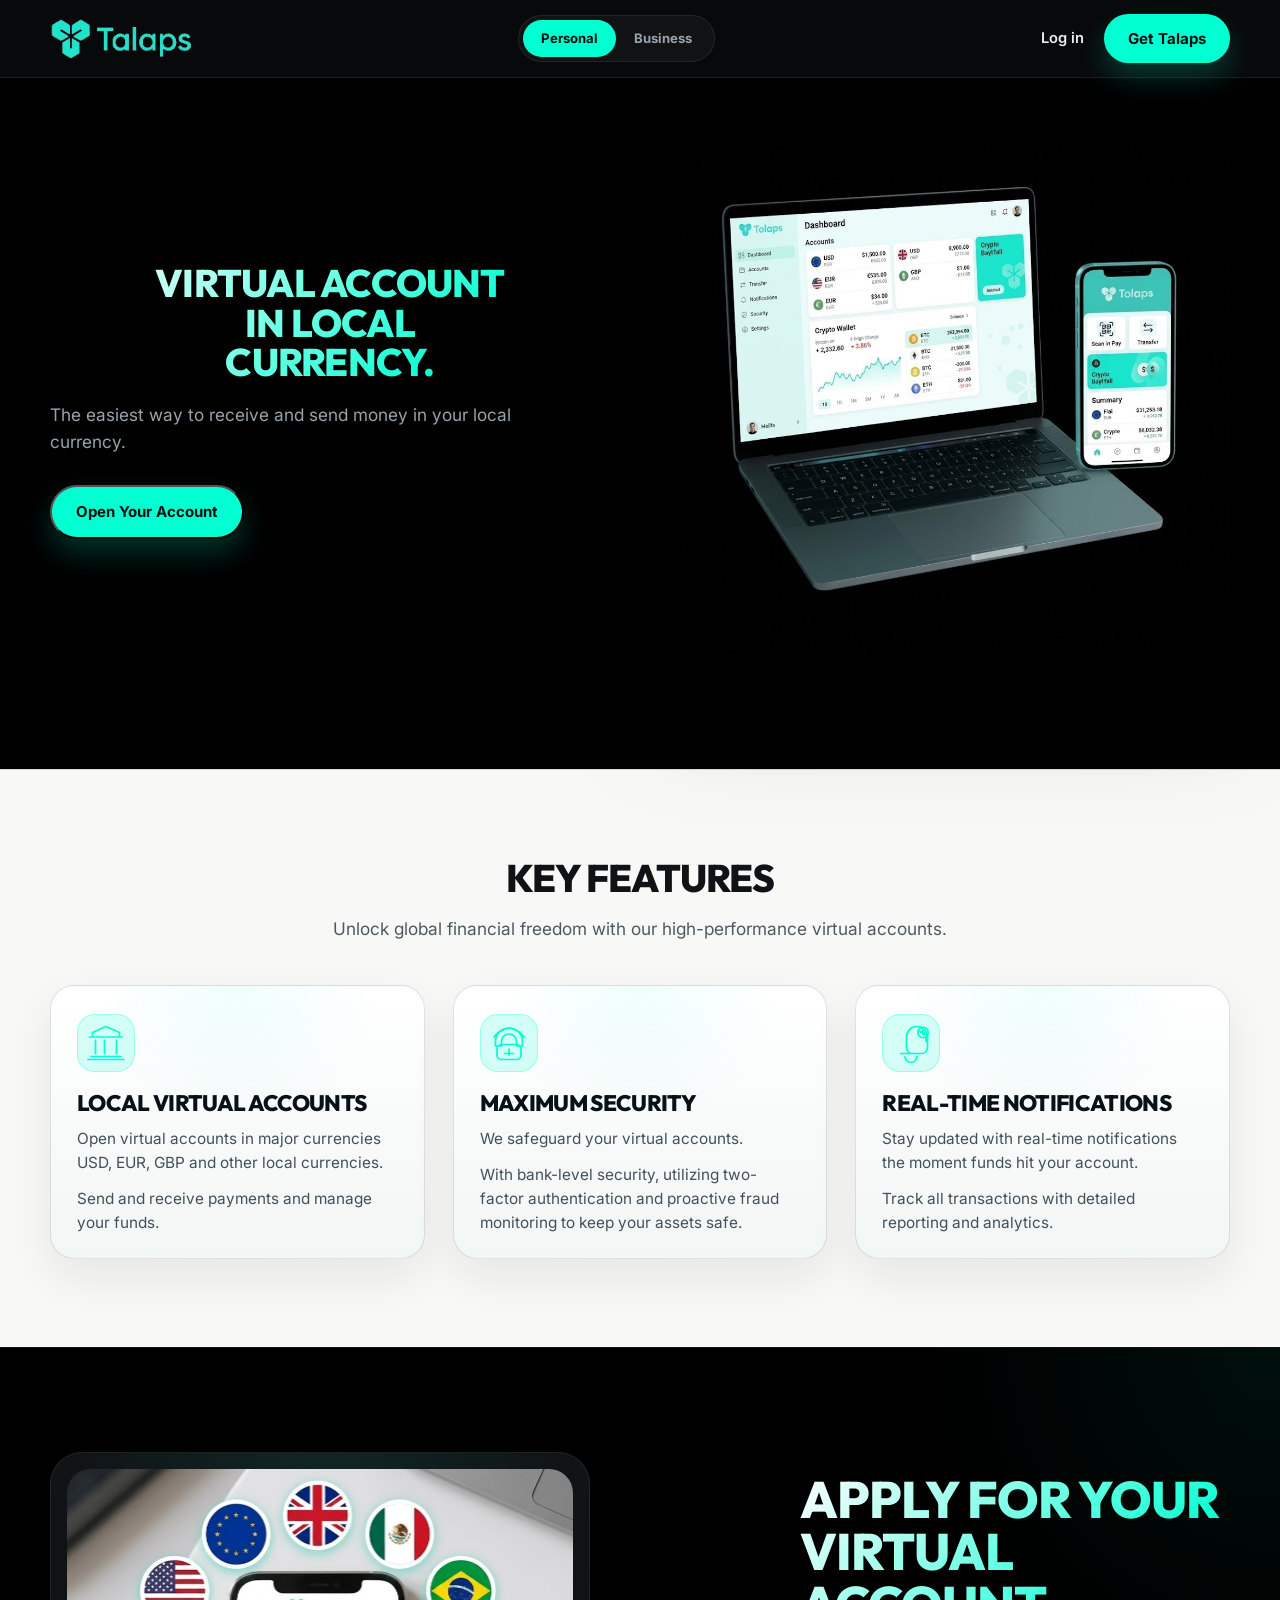
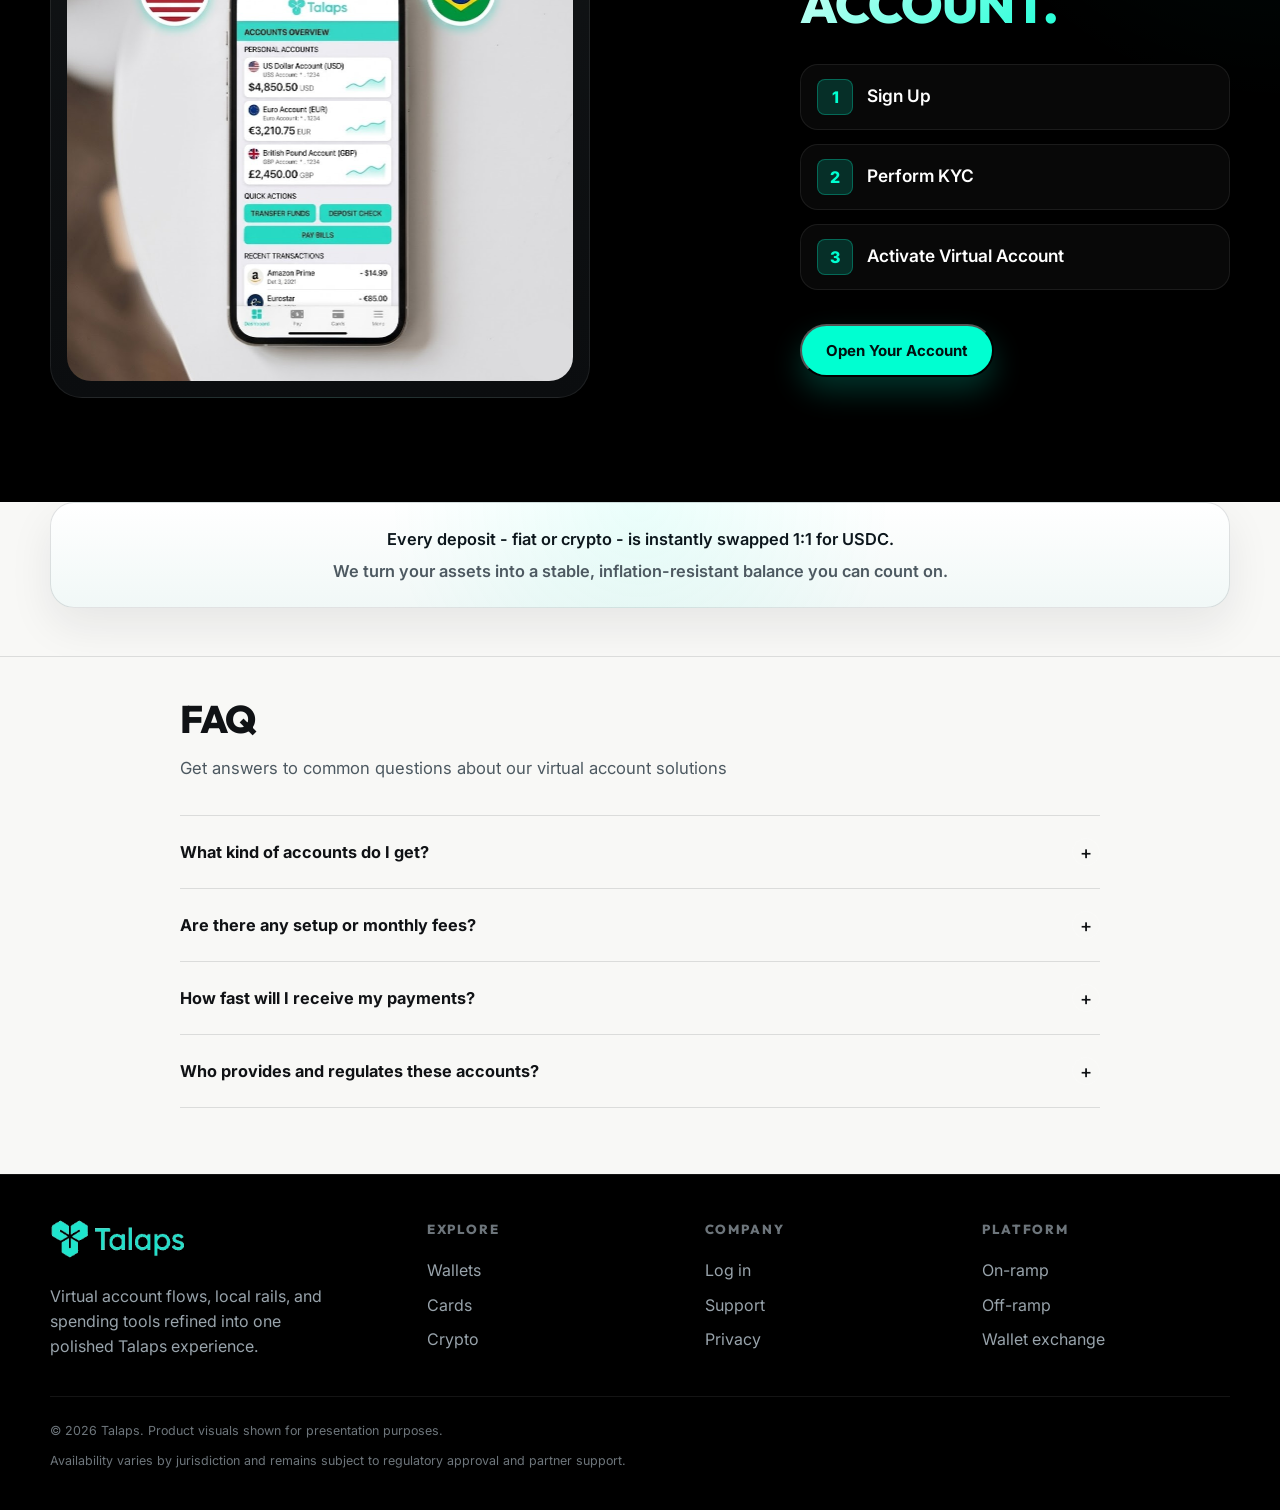
<file: accounts.html>
<!DOCTYPE html>
<html lang="en">

<head>
    <meta charset="UTF-8">
    <meta name="viewport" content="width=device-width, initial-scale=1.0">
    <title>Talaps Accounts | Virtual Account In Local Currency</title>
    <link rel="preconnect" href="https://fonts.googleapis.com">
    <link rel="preconnect" href="https://fonts.gstatic.com" crossorigin>
    <link
        href="https://fonts.googleapis.com/css2?family=Inter:wght@400;500;600;700;800&family=Outfit:wght@700;800&display=swap"
        rel="stylesheet">
    <link rel="stylesheet" href="style.css">
    <script src="app.js" defer></script>
</head>

<body class="accounts-page-body">
    <nav class="navbar">
        <div class="nav-content">
            <a href="index.html" class="logo" aria-label="Talaps home">
                <img src="assets/talaps555_clean_edgepeeled.png" alt="Talaps" class="logo-img">
            </a>

            <div class="segment-menu" data-segment-menu data-default-panel="personal">
                <div class="toggle-pill" aria-label="Product type">
                    <button type="button" class="toggle-btn active" data-type="personal" data-segment-panel="personal">Personal</button>
                    <a href="business.html" class="toggle-btn toggle-link">Business</a>
                </div>

                <div class="segment-submenu active" data-segment-submenu="personal" aria-label="Personal product categories">
                    <a href="accounts.html" class="submenu-link active">Accounts</a>
                    <a href="cards.html" class="submenu-link">Cards</a>
                    <a href="crypto.html" class="submenu-link">Crypto</a>
                </div>

            </div>

            <div class="nav-actions" aria-label="Account access">
                <a href="#" class="nav-link" data-auth-open="login">Log in</a>
                <a href="#" class="btn btn-primary" data-auth-open="register">Get Talaps</a>
            </div>
        </div>
    </nav>

    <div class="auth-modal" data-auth-modal hidden>
        <div class="auth-modal-backdrop" data-auth-close></div>
        <div class="auth-dialog" role="dialog" aria-modal="true" aria-labelledby="auth-title">
            <button type="button" class="auth-close" data-auth-close aria-label="Close account dialog">&times;</button>

            <div class="auth-brand-row">
                <span class="auth-brand-mark" aria-hidden="true">
                    <img src="assets/talaps_mark.svg" alt="" class="auth-brand-mark-img">
                </span>
                <div class="auth-brand-copy">
                    <h2 id="auth-title" data-auth-title>Welcome back to Talaps</h2>
                    <p class="auth-brand-text" data-auth-subtitle>Sign in to your account</p>
                </div>
            </div>

            <form class="auth-form" data-auth-form novalidate>
                <label class="auth-field" data-auth-name-field hidden>
                    <span>Full name</span>
                    <input type="text" name="full_name" placeholder="Your name" autocomplete="name">
                </label>

                <label class="auth-field">
                    <span>Email</span>
                    <input type="email" name="email" placeholder="Email" autocomplete="email">
                </label>

                <label class="auth-field">
                    <span>Password</span>
                    <input type="password" name="password" placeholder="Password" autocomplete="current-password">
                </label>

                <label class="auth-field" data-auth-confirm-field hidden>
                    <span>Confirm password</span>
                    <input type="password" name="confirm_password" placeholder="Confirm password"
                        autocomplete="new-password">
                </label>

                <button type="submit" class="auth-submit" data-auth-submit>Continue</button>
            </form>

            <div class="auth-meta" data-auth-login-meta>
                <a href="#" class="auth-link">Forgot password?</a>
            </div>

            <p class="auth-switch-row" data-auth-login-switch>
                Don't have an account?
                <button type="button" class="auth-switch-link" data-auth-switch="register">Register</button>
            </p>

            <p class="auth-switch-row" data-auth-register-switch hidden>
                Already have an account?
                <button type="button" class="auth-switch-link" data-auth-switch="login">Log in</button>
            </p>
        </div>
    </div>

    <main class="accounts-page-main">
        <section class="accounts-hero">
            <div class="accounts-shell accounts-hero-grid">
                <div class="accounts-hero-copy reveal">
                    <h1 class="section-title text-gradient hero-title accounts-hero-title">
                        <span class="hero-title-line">Virtual account</span>
                        <span class="hero-title-line">in local</span>
                        <span class="hero-title-line">currency.</span>
                    </h1>
                    <p class="hero-subtitle accounts-hero-subtitle">The easiest way to receive and send money in your local currency.</p>
                    <div class="hero-actions accounts-hero-actions">
                        <button type="button" class="btn btn-primary accounts-hero-cta" data-auth-open="register">Open Your Account</button>
                    </div>
                </div>

                <div class="accounts-hero-visual reveal" data-reveal="right">
                    <img src="assets/talaps503_clean.jpg" alt="Talaps dashboard shown on laptop and phone"
                        class="accounts-hero-composite">
                </div>
            </div>
        </section>

        <section class="accounts-features-section">
            <div class="accounts-shell">
                <div class="accounts-section-head reveal">
                    <h2>KEY FEATURES</h2>
                    <p>Unlock global financial freedom with our high-performance virtual accounts.</p>
                </div>

                <div class="accounts-feature-grid">
                    <article class="accounts-feature-card reveal">
                        <div class="accounts-feature-icon" aria-hidden="true">
                            <svg viewBox="0 0 64 64" role="presentation">
                                <path d="M10 24h44M14 24V18l18-8 18 8v6M18 28v18M30 28v18M46 28v18M12 50h40M8 54h48" />
                            </svg>
                        </div>
                        <h3>Local Virtual Accounts</h3>
                        <p>Open virtual accounts in major currencies USD, EUR, GBP and other local currencies.</p>
                        <p>Send and receive payments and manage your funds.</p>
                    </article>

                    <article class="accounts-feature-card reveal">
                        <div class="accounts-feature-icon" aria-hidden="true">
                            <svg viewBox="0 0 64 64" role="presentation">
                                <path d="M32 12a18 18 0 0 1 18 18v6h-8v-6a10 10 0 0 0-20 0v6h-8v-6a18 18 0 0 1 18-18Z" />
                                <rect x="16" y="34" width="32" height="20" rx="6" ry="6" />
                                <path d="M32 40v8M26 46h12" />
                                <path d="M12 24c4-6 10-10 20-12M52 24c-4-6-10-10-20-12" />
                            </svg>
                        </div>
                        <h3>Maximum Security</h3>
                        <p>We safeguard your virtual accounts.</p>
                        <p>With bank-level security, utilizing two-factor authentication and proactive fraud monitoring to keep your assets safe.</p>
                    </article>

                    <article class="accounts-feature-card reveal">
                        <div class="accounts-feature-icon" aria-hidden="true">
                            <svg viewBox="0 0 64 64" role="presentation">
                                <path d="M18 46h28a8 8 0 0 0 8-8V24a14 14 0 0 0-28 0v14a8 8 0 0 0 8 8Z" />
                                <path d="M24 50a8 8 0 0 0 16 0" />
                                <path d="M42 16a10 10 0 0 1 10 10v4" />
                                <circle cx="48" cy="18" r="7" />
                                <path d="M48 15v6M45 18h6" />
                            </svg>
                        </div>
                        <h3>Real-time Notifications</h3>
                        <p>Stay updated with real-time notifications the moment funds hit your account.</p>
                        <p>Track all transactions with detailed reporting and analytics.</p>
                    </article>
                </div>
            </div>
        </section>

        <section class="accounts-apply-section">
            <div class="accounts-shell accounts-apply-grid">
                <div class="accounts-apply-visual reveal" data-reveal="left">
                    <div class="accounts-apply-frame">
                        <img src="assets/talaps504_clean.jpg" alt="Talaps virtual account interface with country flags"
                            class="accounts-apply-image">
                    </div>
                </div>

                <div class="accounts-apply-copy reveal">
                    <h2>APPLY FOR YOUR<br>VIRTUAL ACCOUNT.</h2>

                    <ol class="accounts-step-list">
                        <li><span class="accounts-step-number">1</span><span>Sign Up</span></li>
                        <li><span class="accounts-step-number">2</span><span>Perform KYC</span></li>
                        <li><span class="accounts-step-number">3</span><span>Activate Virtual Account</span></li>
                    </ol>

                    <button type="button" class="btn btn-primary accounts-apply-cta" data-auth-open="register">Open Your Account</button>
                </div>
            </div>
        </section>

        <section class="accounts-note-section">
            <div class="accounts-shell">
                <div class="accounts-note-banner reveal">
                    <p>Every deposit - fiat or crypto - is instantly swapped 1:1 for USDC.</p>
                    <p>We turn your assets into a stable, inflation-resistant balance you can count on.</p>
                </div>
            </div>
        </section>

        <section class="accounts-faq-section">
            <div class="accounts-shell accounts-faq-shell reveal">
                <h2 class="accounts-faq-title">FAQ</h2>
                <p class="accounts-faq-intro">Get answers to common questions about our virtual account solutions</p>

                <div class="faq-container">
                    <div class="faq-item">
                        <button class="faq-trigger" aria-expanded="false">
                            <span>What kind of accounts do I get?</span>
                            <span class="faq-symbol" aria-hidden="true">+</span>
                        </button>
                        <div class="faq-answer">
                            <div class="faq-answer-inner">
                                <p>Talaps virtual accounts are built for local-currency receiving, global payments, and smooth balance management in one place.</p>
                            </div>
                        </div>
                    </div>

                    <div class="faq-item">
                        <button class="faq-trigger" aria-expanded="false">
                            <span>Are there any setup or monthly fees?</span>
                            <span class="faq-symbol" aria-hidden="true">+</span>
                        </button>
                        <div class="faq-answer">
                            <div class="faq-answer-inner">
                                <p>Pricing depends on your selected plan and region, with the full breakdown shown before you complete onboarding.</p>
                            </div>
                        </div>
                    </div>

                    <div class="faq-item">
                        <button class="faq-trigger" aria-expanded="false">
                            <span>How fast will I receive my payments?</span>
                            <span class="faq-symbol" aria-hidden="true">+</span>
                        </button>
                        <div class="faq-answer">
                            <div class="faq-answer-inner">
                                <p>Transfer speed depends on the corridor and rail used, but the product is designed for fast visibility once funds arrive.</p>
                            </div>
                        </div>
                    </div>

                    <div class="faq-item">
                        <button class="faq-trigger" aria-expanded="false">
                            <span>Who provides and regulates these accounts?</span>
                            <span class="faq-symbol" aria-hidden="true">+</span>
                        </button>
                        <div class="faq-answer">
                            <div class="faq-answer-inner">
                                <p>Talaps works with regulated partners and licensed infrastructure where required for account issuance and payment rails.</p>
                            </div>
                        </div>
                    </div>
                </div>
            </div>
        </section>
    </main>

    <footer class="footer accounts-footer">
        <div class="container footer-grid">
            <div class="footer-brand">
                <a href="index.html" class="logo">
                    <img src="assets/talaps555_clean_edgepeeled.png" alt="Talaps" class="logo-img footer-logo">
                </a>
                <p>Virtual account flows, local rails, and spending tools refined into one polished Talaps experience.</p>
            </div>

            <div class="footer-col">
                <h4>Explore</h4>
                <a href="accounts.html">Wallets</a>
                <a href="cards.html">Cards</a>
                <a href="crypto.html">Crypto</a>
            </div>

            <div class="footer-col">
                <h4>Company</h4>
                <a href="#" data-auth-open="login">Log in</a>
                <a href="#">Support</a>
                <a href="#">Privacy</a>
            </div>

            <div class="footer-col">
                <h4>Platform</h4>
                <a href="#">On-ramp</a>
                <a href="#">Off-ramp</a>
                <a href="#">Wallet exchange</a>
            </div>
        </div>

        <div class="container fine-print">
            <p>&copy; 2026 Talaps. Product visuals shown for presentation purposes.</p>
            <p>Availability varies by jurisdiction and remains subject to regulatory approval and partner support.</p>
        </div>
    </footer>
</body>

</html>
</file>
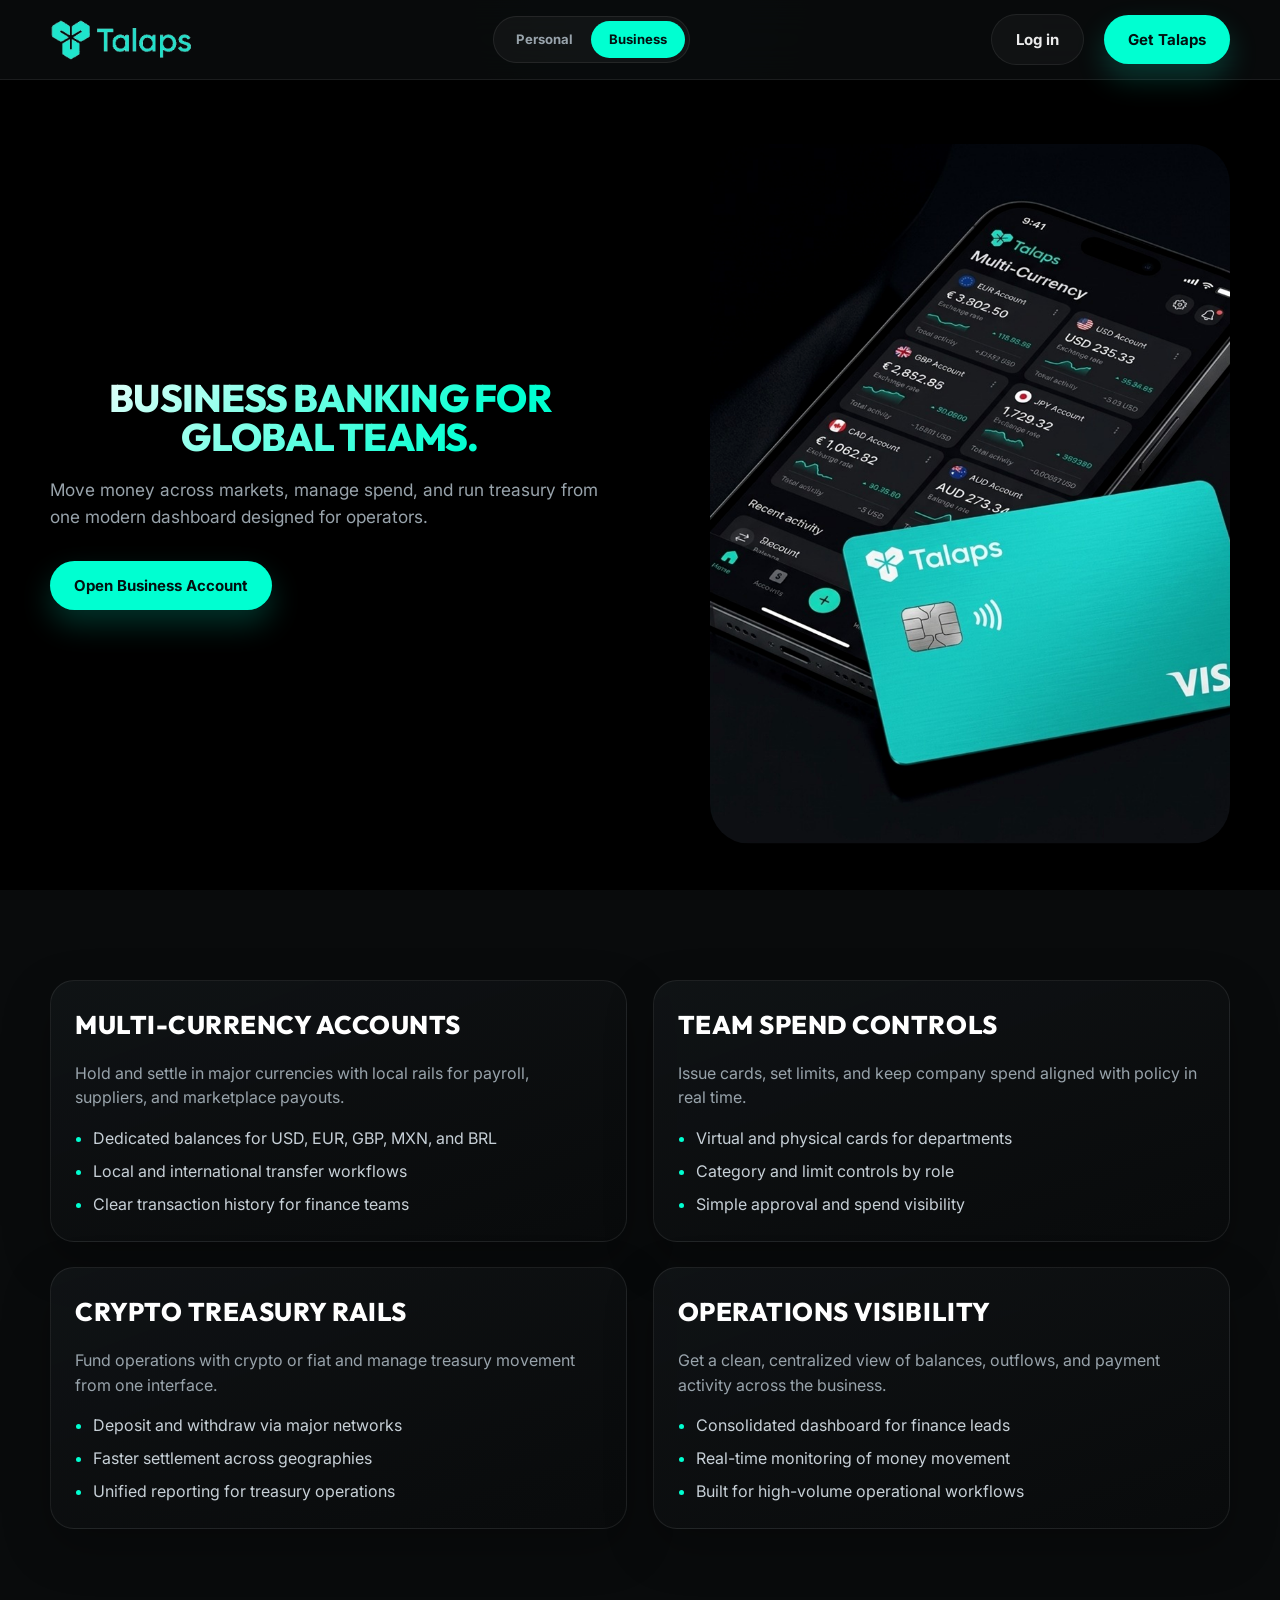
<file: business.html>
<!DOCTYPE html>
<html lang="en">

<head>
    <meta charset="UTF-8">
    <meta name="viewport" content="width=device-width, initial-scale=1.0">
    <title>Talaps Business | Global Finance Infrastructure</title>
    <link rel="preconnect" href="https://fonts.googleapis.com">
    <link rel="preconnect" href="https://fonts.gstatic.com" crossorigin>
    <link
        href="https://fonts.googleapis.com/css2?family=Inter:wght@400;500;600;700&family=Outfit:wght@700;800&display=swap"
        rel="stylesheet">
    <link rel="stylesheet" href="style.css">
    <script src="app.js" defer></script>
</head>

<body>
    <nav class="navbar">
        <div class="nav-content">
            <a href="index.html" class="logo" aria-label="Talaps home">
                <img src="assets/talaps555_clean_edgepeeled.png" alt="Talaps" class="logo-img">
            </a>

            <div class="segment-menu" data-segment-menu data-default-panel="">
                <div class="toggle-pill" aria-label="Product type">
                    <button type="button" class="toggle-btn" data-type="personal" data-segment-panel="personal">Personal</button>
                    <a href="business.html" class="toggle-btn toggle-link active" aria-current="page">Business</a>
                </div>

                <div class="segment-submenu" data-segment-submenu="personal" aria-label="Personal product categories">
                    <a href="accounts.html" class="submenu-link">Accounts</a>
                    <a href="cards.html" class="submenu-link">Cards</a>
                    <a href="crypto.html" class="submenu-link">Crypto</a>
                </div>
            </div>

            <div class="nav-actions">
                <a href="#" class="btn btn-secondary nav-link">Log in</a>
                <a href="#" class="btn btn-primary">Get Talaps</a>
            </div>
        </div>
    </nav>

    <main class="products-main">
        <section class="hero section">
            <div class="container hero-container">
                <div class="hero-copy reveal">
                    <h1 class="section-title text-gradient hero-title">
                        <span class="hero-title-line">Business banking for</span>
                        <span class="hero-title-line">global teams.</span>
                    </h1>
                    <p class="hero-subtitle">
                        Move money across markets, manage spend, and run treasury from one modern dashboard designed
                        for operators.
                    </p>
                    <div class="hero-actions">
                        <a href="#" class="btn btn-primary">Open Business Account</a>
                    </div>
                </div>

                <div class="hero-visual reveal" data-reveal="right">
                    <div class="media-shell media-shell-hero">
                        <img src="assets/talaps11_hero.png" alt="Talaps business dashboard" class="hero-img">
                    </div>
                </div>
            </div>
        </section>

        <section class="section">
            <div class="container product-grid">
                <article class="product-card reveal" id="business-accounts">
                    <h2 class="product-title">Multi-Currency Accounts</h2>
                    <p class="product-desc">Hold and settle in major currencies with local rails for payroll,
                        suppliers, and marketplace payouts.</p>
                    <ul class="product-list">
                        <li>Dedicated balances for USD, EUR, GBP, MXN, and BRL</li>
                        <li>Local and international transfer workflows</li>
                        <li>Clear transaction history for finance teams</li>
                    </ul>
                </article>

                <article class="product-card reveal" id="business-cards">
                    <h2 class="product-title">Team Spend Controls</h2>
                    <p class="product-desc">Issue cards, set limits, and keep company spend aligned with policy in
                        real time.</p>
                    <ul class="product-list">
                        <li>Virtual and physical cards for departments</li>
                        <li>Category and limit controls by role</li>
                        <li>Simple approval and spend visibility</li>
                    </ul>
                </article>

                <article class="product-card reveal" id="business-crypto">
                    <h2 class="product-title">Crypto Treasury Rails</h2>
                    <p class="product-desc">Fund operations with crypto or fiat and manage treasury movement from one
                        interface.</p>
                    <ul class="product-list">
                        <li>Deposit and withdraw via major networks</li>
                        <li>Faster settlement across geographies</li>
                        <li>Unified reporting for treasury operations</li>
                    </ul>
                </article>

                <article class="product-card reveal">
                    <h2 class="product-title">Operations Visibility</h2>
                    <p class="product-desc">Get a clean, centralized view of balances, outflows, and payment activity
                        across the business.</p>
                    <ul class="product-list">
                        <li>Consolidated dashboard for finance leads</li>
                        <li>Real-time monitoring of money movement</li>
                        <li>Built for high-volume operational workflows</li>
                    </ul>
                </article>
            </div>
        </section>
    </main>
</body>

</html>
</file>
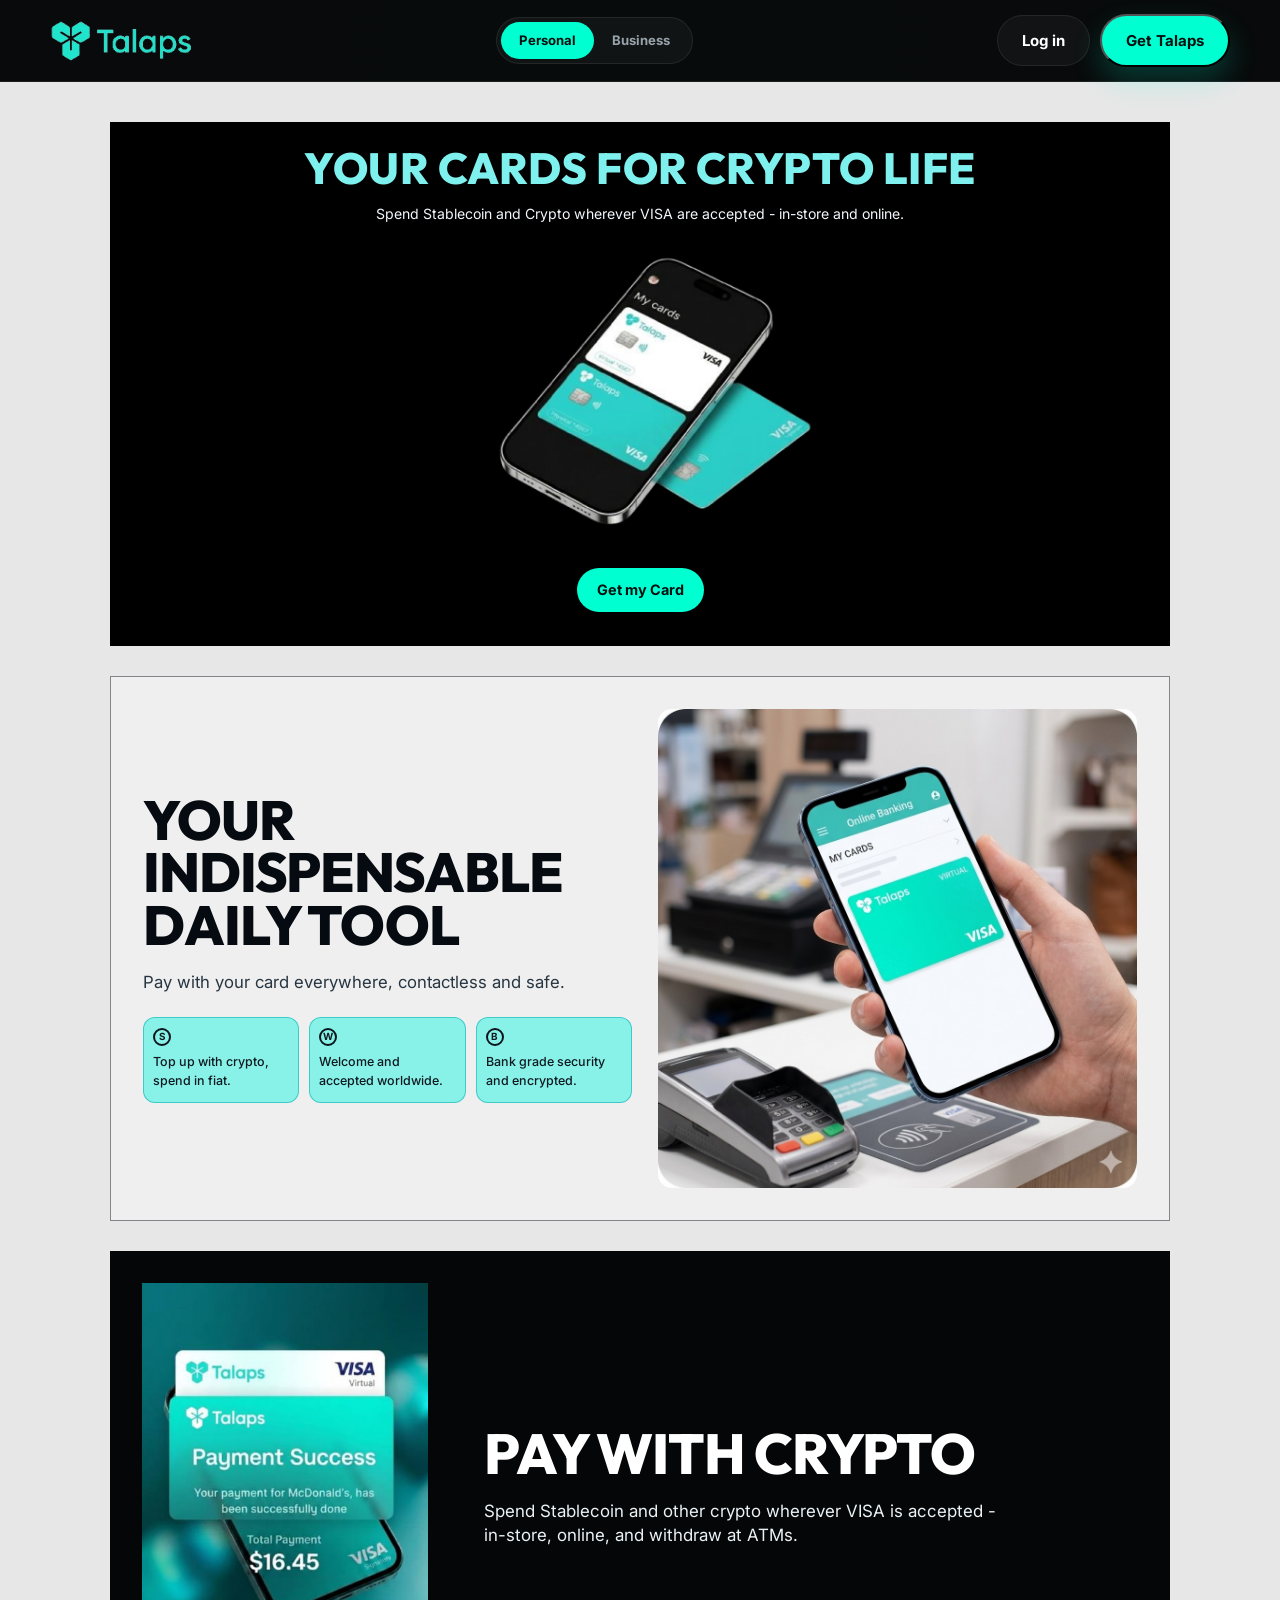
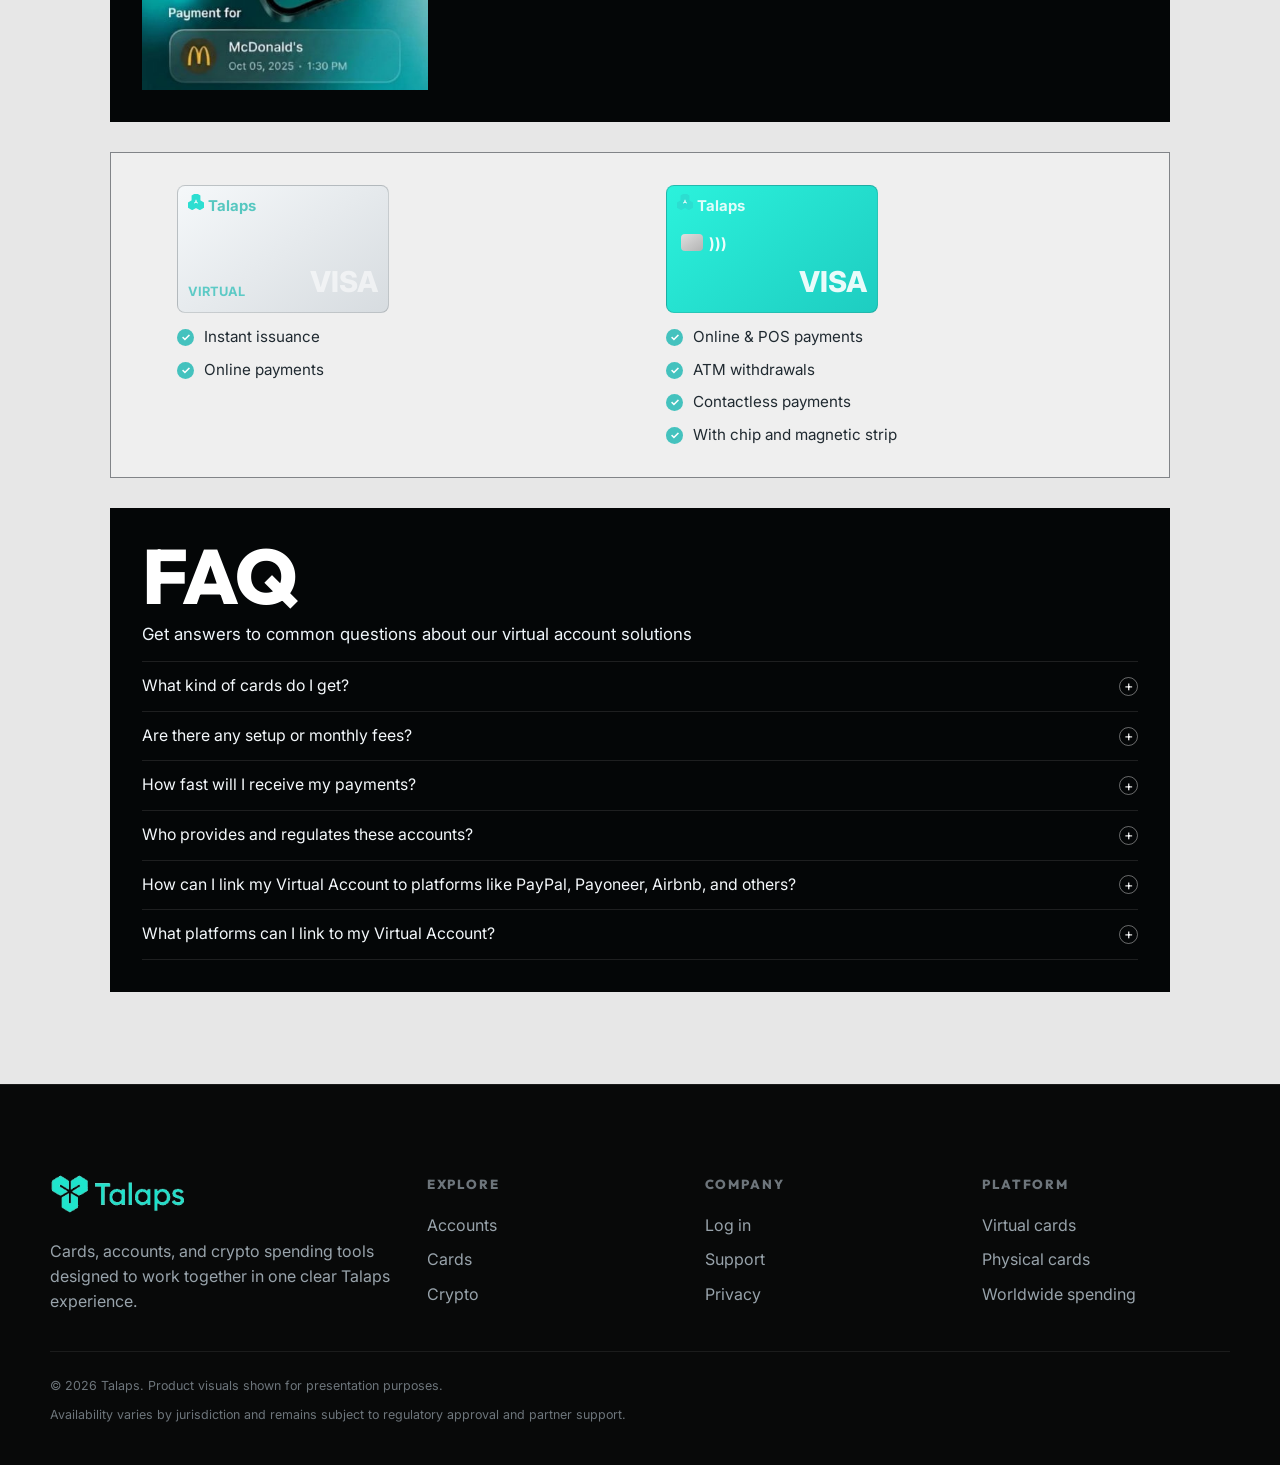
<file: cards.html>
<!DOCTYPE html>
<html lang="en">

<head>
    <meta charset="UTF-8">
    <meta name="viewport" content="width=device-width, initial-scale=1.0">
    <title>Talaps Cards | Your Cards For Crypto Life</title>
    <link rel="preconnect" href="https://fonts.googleapis.com">
    <link rel="preconnect" href="https://fonts.gstatic.com" crossorigin>
    <link
        href="https://fonts.googleapis.com/css2?family=Inter:wght@400;500;600;700&family=Outfit:wght@700;800&display=swap"
        rel="stylesheet">
    <link rel="stylesheet" href="style.css">
    <script src="app.js" defer></script>
</head>

<body>
    <nav class="navbar">
        <div class="nav-content">
            <a href="index.html" class="logo" aria-label="Talaps home">
                <img src="assets/talaps555_clean_edgepeeled.png" alt="Talaps" class="logo-img">
            </a>

            <div class="segment-menu" data-segment-menu data-default-panel="personal">
                <div class="toggle-pill" aria-label="Product type">
                    <button type="button" class="toggle-btn active" data-type="personal" data-segment-panel="personal">Personal</button>
                    <a href="business.html" class="toggle-btn toggle-link">Business</a>
                </div>

                <div class="segment-submenu active" data-segment-submenu="personal" aria-label="Personal product categories">
                    <a href="accounts.html" class="submenu-link">Accounts</a>
                    <a href="cards.html" class="submenu-link">Cards</a>
                    <a href="crypto.html" class="submenu-link">Crypto</a>
                </div>

            </div>

            <div class="nav-auth" aria-label="Account access">
                <button type="button" class="btn btn-secondary nav-auth-btn" data-auth-open="login">Log in</button>
                <button type="button" class="btn btn-primary nav-auth-btn nav-auth-btn-primary"
                    data-auth-open="register">Get Talaps</button>
            </div>

        </div>
    </nav>

    <div class="auth-modal" data-auth-modal hidden>
        <div class="auth-modal-backdrop" data-auth-close></div>
        <div class="auth-dialog" role="dialog" aria-modal="true" aria-labelledby="auth-title">
            <button type="button" class="auth-close" data-auth-close aria-label="Close account dialog">&times;</button>

            <div class="auth-brand-row">
                <span class="auth-brand-mark" aria-hidden="true">
                    <img src="assets/talaps_mark.svg" alt="" class="auth-brand-mark-img">
                </span>
                <div class="auth-brand-copy">
                    <h2 id="auth-title" data-auth-title>Welcome back to Talaps</h2>
                    <p class="auth-brand-text" data-auth-subtitle>Sign in to your account</p>
                </div>
            </div>

            <form class="auth-form" data-auth-form novalidate>
                <label class="auth-field" data-auth-name-field hidden>
                    <span>Full name</span>
                    <input type="text" name="full_name" placeholder="Your name" autocomplete="name">
                </label>

                <label class="auth-field">
                    <span>Email</span>
                    <input type="email" name="email" placeholder="Email" autocomplete="email">
                </label>

                <label class="auth-field">
                    <span>Password</span>
                    <input type="password" name="password" placeholder="Password" autocomplete="current-password">
                </label>

                <label class="auth-field" data-auth-confirm-field hidden>
                    <span>Confirm password</span>
                    <input type="password" name="confirm_password" placeholder="Confirm password"
                        autocomplete="new-password">
                </label>

                <button type="submit" class="auth-submit" data-auth-submit>Continue</button>
            </form>

            <div class="auth-meta" data-auth-login-meta>
                <a href="#" class="auth-link">Forgot password?</a>
            </div>

            <p class="auth-switch-row" data-auth-login-switch>
                Don't have an account?
                <button type="button" class="auth-switch-link" data-auth-switch="register">Register</button>
            </p>

            <p class="auth-switch-row" data-auth-register-switch hidden>
                Already have an account?
                <button type="button" class="auth-switch-link" data-auth-switch="login">Log in</button>
            </p>
        </div>
    </div>

    <main class="cardsref-page">
        <div class="cardsref-shell">
            <section class="cardsref-panel cardsref-panel-dark cardsref-hero reveal">
                <h1 class="cardsref-title">YOUR CARDS FOR CRYPTO LIFE</h1>
                <p class="cardsref-subtitle">Spend Stablecoin and Crypto wherever VISA are accepted - in-store and online.</p>
                <img src="assets/sss.png" alt="Talaps card stack on mobile" class="cardsref-hero-image">
                <a href="#" class="btn btn-primary cardsref-cta">Get my Card</a>
            </section>

            <section class="cardsref-panel cardsref-panel-light reveal">
                <div class="cardsref-daily">
                    <div class="cardsref-daily-copy">
                        <h2>YOUR INDISPENSABLE<br>DAILY TOOL</h2>
                        <p>Pay with your card everywhere, contactless and safe.</p>

                        <div class="cardsref-mini-grid">
                            <div class="cardsref-mini-card">
                                <span class="cardsref-mini-icon">S</span>
                                <span>Top up with crypto, spend in fiat.</span>
                            </div>
                            <div class="cardsref-mini-card">
                                <span class="cardsref-mini-icon">W</span>
                                <span>Welcome and accepted worldwide.</span>
                            </div>
                            <div class="cardsref-mini-card">
                                <span class="cardsref-mini-icon">B</span>
                                <span>Bank grade security and encrypted.</span>
                            </div>
                        </div>
                    </div>

                    <div class="cardsref-daily-visual">
                        <img src="assets/talaps124.png" alt="Talaps card used for in-store payments">
                    </div>
                </div>
            </section>

            <section class="cardsref-panel cardsref-panel-dark reveal">
                <div class="cardsref-crypto">
                    <div class="cardsref-crypto-visual">
                        <img src="assets/talaps502.jpg" alt="Talaps pay with crypto payment success flow"
                            class="cardsref-crypto-image">
                    </div>

                    <div class="cardsref-crypto-copy">
                        <h2>PAY WITH CRYPTO</h2>
                        <p>Spend Stablecoin and other crypto wherever VISA is accepted - in-store, online, and withdraw at ATMs.</p>
                    </div>
                </div>
            </section>

            <section class="cardsref-panel cardsref-panel-light reveal">
                <div class="cardsref-types">
                    <article class="cardsref-type">
                        <div class="cardsref-card cardsref-card-light">
                            <img src="assets/talaps_mark.svg" alt="" class="cardsref-card-logo">
                            <span class="cardsref-card-brand">Talaps</span>
                            <span class="cardsref-card-kind">VIRTUAL</span>
                            <span class="cardsref-card-visa">VISA</span>
                        </div>

                        <ul class="cardsref-checks">
                            <li>Instant issuance</li>
                            <li>Online payments</li>
                        </ul>
                    </article>

                    <article class="cardsref-type">
                        <div class="cardsref-card cardsref-card-teal">
                            <img src="assets/talaps_mark.svg" alt="" class="cardsref-card-logo">
                            <span class="cardsref-card-brand">Talaps</span>
                            <span class="cardsref-chip" aria-hidden="true"></span>
                            <span class="cardsref-contactless" aria-hidden="true">)))</span>
                            <span class="cardsref-card-visa">VISA</span>
                        </div>

                        <ul class="cardsref-checks">
                            <li>Online &amp; POS payments</li>
                            <li>ATM withdrawals</li>
                            <li>Contactless payments</li>
                            <li>With chip and magnetic strip</li>
                        </ul>
                    </article>
                </div>
            </section>

            <section class="cardsref-panel cardsref-panel-dark cardsref-faq reveal">
                <h2>FAQ</h2>
                <p>Get answers to common questions about our virtual account solutions</p>

                <div class="cardsref-faq-list">
                    <div class="cardsref-faq-row"><span>What kind of cards do I get?</span><span>+</span></div>
                    <div class="cardsref-faq-row"><span>Are there any setup or monthly fees?</span><span>+</span></div>
                    <div class="cardsref-faq-row"><span>How fast will I receive my payments?</span><span>+</span></div>
                    <div class="cardsref-faq-row"><span>Who provides and regulates these accounts?</span><span>+</span></div>
                    <div class="cardsref-faq-row"><span>How can I link my Virtual Account to platforms like PayPal, Payoneer, Airbnb, and others?</span><span>+</span></div>
                    <div class="cardsref-faq-row"><span>What platforms can I link to my Virtual Account?</span><span>+</span></div>
                </div>
            </section>
        </div>
    </main>

    <footer class="footer">
        <div class="container footer-grid">
            <div class="footer-brand">
                <a href="index.html" class="logo">
                    <img src="assets/talaps555_clean_edgepeeled.png" alt="Talaps" class="logo-img footer-logo">
                </a>
                <p>Cards, accounts, and crypto spending tools designed to work together in one clear Talaps experience.</p>
            </div>

            <div class="footer-col">
                <h4>Explore</h4>
                <a href="accounts.html">Accounts</a>
                <a href="cards.html">Cards</a>
                <a href="crypto.html">Crypto</a>
            </div>

            <div class="footer-col">
                <h4>Company</h4>
                <a href="#" data-auth-open="login">Log in</a>
                <a href="#">Support</a>
                <a href="#">Privacy</a>
            </div>

            <div class="footer-col">
                <h4>Platform</h4>
                <a href="#">Virtual cards</a>
                <a href="#">Physical cards</a>
                <a href="#">Worldwide spending</a>
            </div>
        </div>

        <div class="container fine-print">
            <p>&copy; 2026 Talaps. Product visuals shown for presentation purposes.</p>
            <p>Availability varies by jurisdiction and remains subject to regulatory approval and partner support.</p>
        </div>
    </footer>
</body>

</html>
</file>
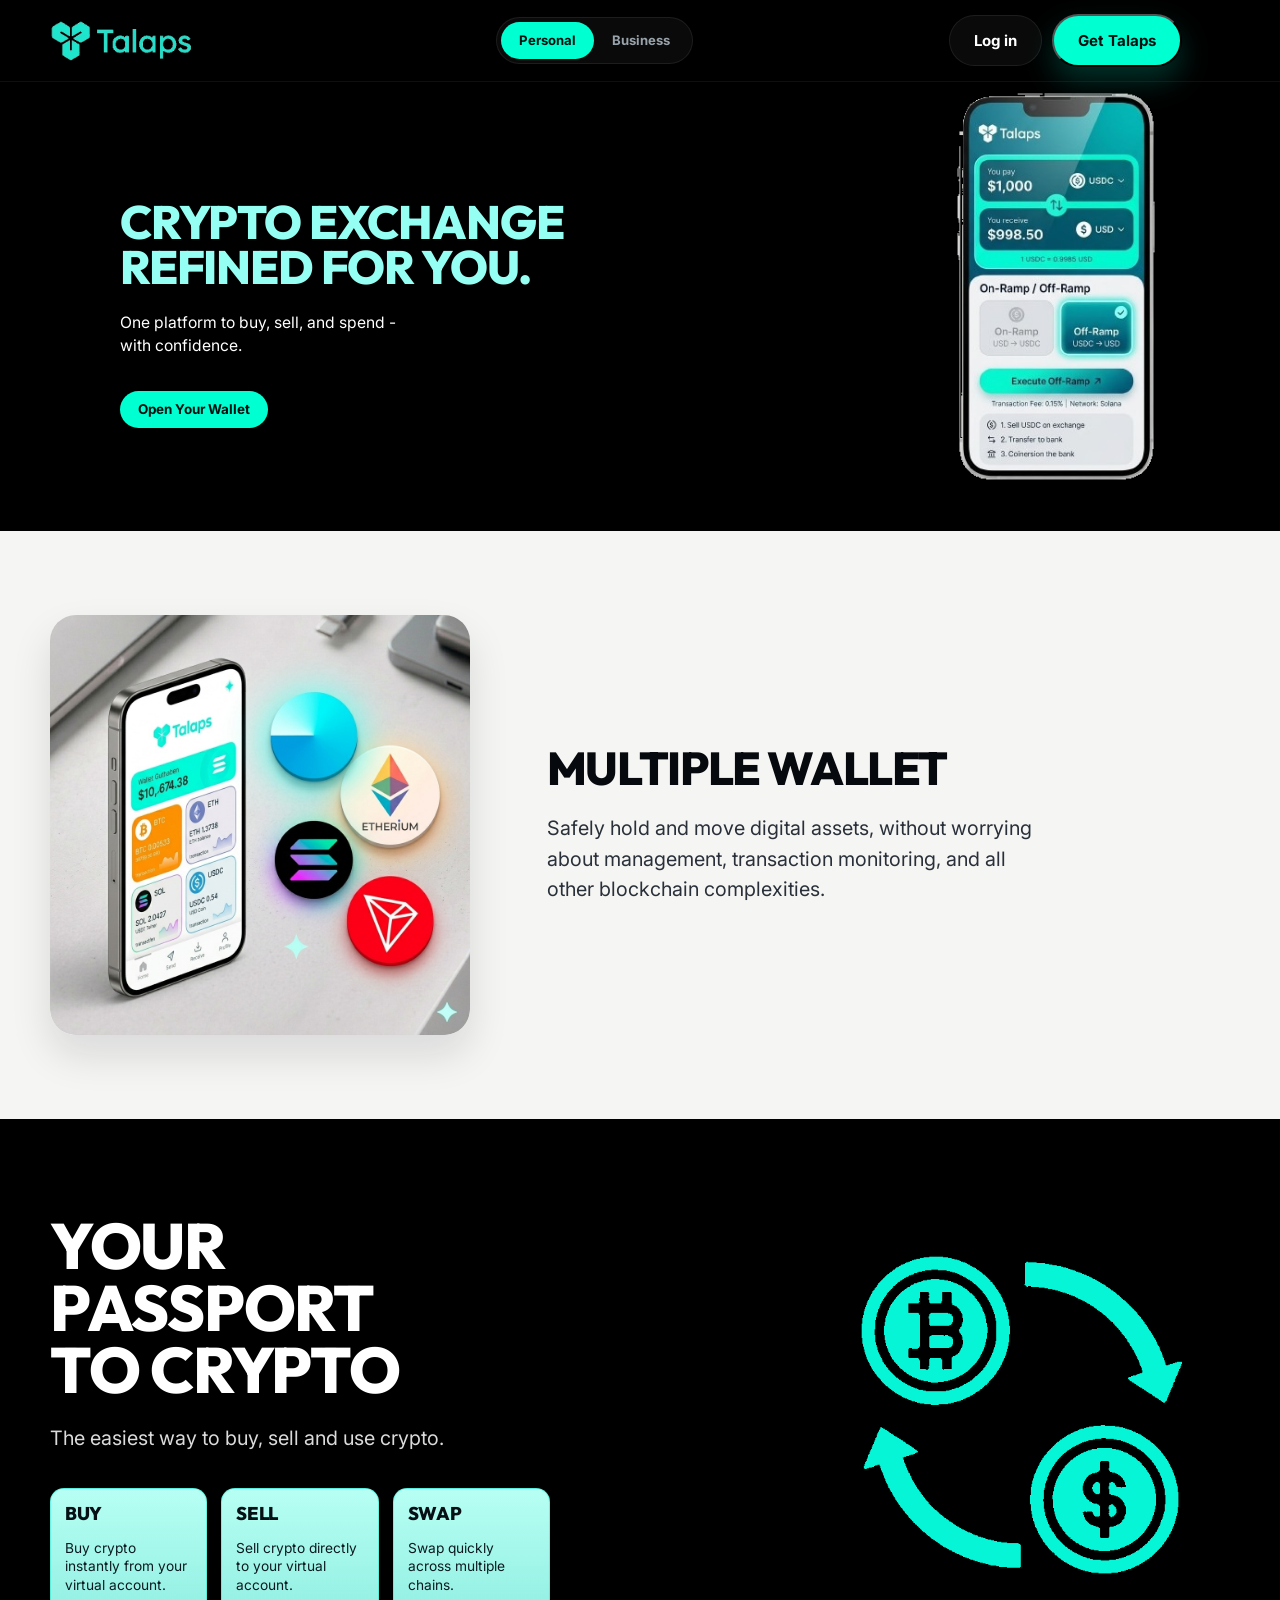
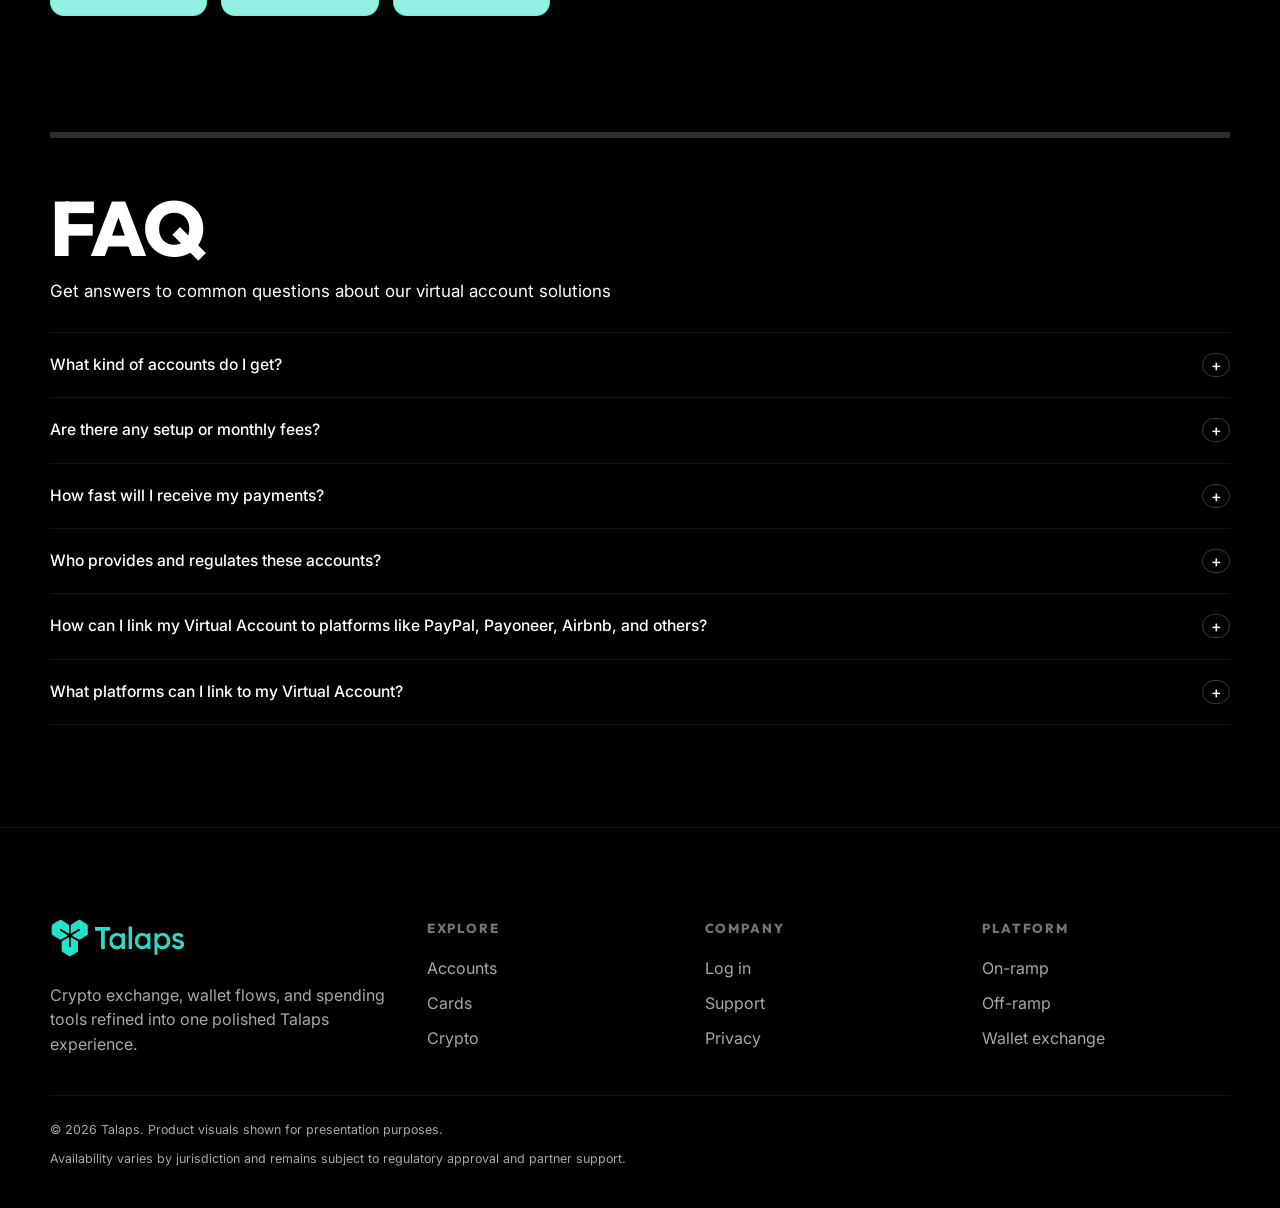
<file: crypto.html>
<!DOCTYPE html>
<html lang="en">

<head>
    <meta charset="UTF-8">
    <meta name="viewport" content="width=device-width, initial-scale=1.0">
    <title>Talaps Crypto | Crypto Exchange Refined For You</title>
    <link rel="preconnect" href="https://fonts.googleapis.com">
    <link rel="preconnect" href="https://fonts.gstatic.com" crossorigin>
    <link
        href="https://fonts.googleapis.com/css2?family=Inter:wght@400;500;600;700&family=Outfit:wght@700;800&display=swap"
        rel="stylesheet">
    <link rel="stylesheet" href="style.css">
    <script src="app.js" defer></script>
</head>

<body class="exchange-site">
    <nav class="navbar">
        <div class="nav-content">
            <a href="index.html" class="logo" aria-label="Talaps home">
                <img src="assets/talaps555_clean_edgepeeled.png" alt="Talaps" class="logo-img">
            </a>

            <div class="segment-menu" data-segment-menu data-default-panel="personal">
                <div class="toggle-pill" aria-label="Product type">
                    <button type="button" class="toggle-btn active" data-type="personal" data-segment-panel="personal">Personal</button>
                    <a href="business.html" class="toggle-btn toggle-link">Business</a>
                </div>

                <div class="segment-submenu active" data-segment-submenu="personal" aria-label="Personal product categories">
                    <a href="accounts.html" class="submenu-link">Accounts</a>
                    <a href="cards.html" class="submenu-link">Cards</a>
                    <a href="crypto.html" class="submenu-link">Crypto</a>
                </div>

            </div>

            <div class="nav-auth" aria-label="Account access">
                <button type="button" class="btn btn-secondary nav-auth-btn" data-auth-open="login">Log in</button>
                <button type="button" class="btn btn-primary nav-auth-btn nav-auth-btn-primary"
                    data-auth-open="register">Get Talaps</button>
            </div>

        </div>
    </nav>

    <div class="auth-modal" data-auth-modal hidden>
        <div class="auth-modal-backdrop" data-auth-close></div>
        <div class="auth-dialog" role="dialog" aria-modal="true" aria-labelledby="auth-title">
            <button type="button" class="auth-close" data-auth-close aria-label="Close account dialog">&times;</button>

            <div class="auth-brand-row">
                <span class="auth-brand-mark" aria-hidden="true">
                    <img src="assets/talaps_mark.svg" alt="" class="auth-brand-mark-img">
                </span>
                <div class="auth-brand-copy">
                    <h2 id="auth-title" data-auth-title>Welcome back to Talaps</h2>
                    <p class="auth-brand-text" data-auth-subtitle>Sign in to your account</p>
                </div>
            </div>

            <form class="auth-form" data-auth-form novalidate>
                <label class="auth-field" data-auth-name-field hidden>
                    <span>Full name</span>
                    <input type="text" name="full_name" placeholder="Your name" autocomplete="name">
                </label>

                <label class="auth-field">
                    <span>Email</span>
                    <input type="email" name="email" placeholder="Email" autocomplete="email">
                </label>

                <label class="auth-field">
                    <span>Password</span>
                    <input type="password" name="password" placeholder="Password" autocomplete="current-password">
                </label>

                <label class="auth-field" data-auth-confirm-field hidden>
                    <span>Confirm password</span>
                    <input type="password" name="confirm_password" placeholder="Confirm password"
                        autocomplete="new-password">
                </label>

                <button type="submit" class="auth-submit" data-auth-submit>Continue</button>
            </form>

            <div class="auth-meta" data-auth-login-meta>
                <a href="#" class="auth-link">Forgot password?</a>
            </div>

            <p class="auth-switch-row" data-auth-login-switch>
                Don't have an account?
                <button type="button" class="auth-switch-link" data-auth-switch="register">Register</button>
            </p>

            <p class="auth-switch-row" data-auth-register-switch hidden>
                Already have an account?
                <button type="button" class="auth-switch-link" data-auth-switch="login">Log in</button>
            </p>
        </div>
    </div>

    <main class="exchange-main">
        <section class="exchange-hero">
            <div class="container exchange-hero-grid">
                <div class="exchange-copy reveal">
                    <h1 class="exchange-title">
                        <span class="exchange-title-line">CRYPTO EXCHANGE</span>
                        <span class="exchange-title-line">REFINED FOR YOU.</span>
                    </h1>
                    <p class="exchange-subtitle">One platform to buy, sell, and spend -<br>with confidence.</p>
                    <a href="#" class="btn btn-primary exchange-cta">Open Your Wallet</a>
                </div>

                <div class="exchange-hero-visual reveal" data-reveal="right">
                    <img src="assets/talaps100_cutout_cropped.png" alt="Talaps on-ramp and off-ramp mobile interface"
                        class="exchange-hero-phone">
                </div>
            </div>
        </section>

        <section class="exchange-wallets" id="wallets">
            <div class="container exchange-split exchange-split-light">
                <div class="exchange-wallet-visual reveal" data-reveal="left">
                    <img src="assets/talaps101.jpeg" alt="Talaps multi-wallet app with crypto tokens"
                        class="exchange-wallet-image">
                </div>

                <div class="exchange-panel-copy reveal">
                    <h2 class="exchange-panel-title exchange-panel-title-dark">Multiple wallet</h2>
                    <p class="exchange-panel-body exchange-panel-body-dark">
                        Safely hold and move digital assets, without worrying about management, transaction
                        monitoring, and all other blockchain complexities.
                    </p>
                </div>
            </div>
        </section>

        <section class="exchange-passport" id="passport">
            <div class="container exchange-split exchange-split-dark">
                <div class="exchange-panel-copy reveal">
                    <h2 class="exchange-panel-title">Your passport<br>to crypto</h2>
                    <p class="exchange-panel-body">The easiest way to buy, sell and use crypto.</p>

                    <div class="exchange-action-grid" aria-label="Crypto actions">
                        <article class="exchange-action-card">
                            <h3>Buy</h3>
                            <p>Buy crypto instantly from your virtual account.</p>
                        </article>
                        <article class="exchange-action-card">
                            <h3>Sell</h3>
                            <p>Sell crypto directly to your virtual account.</p>
                        </article>
                        <article class="exchange-action-card">
                            <h3>Swap</h3>
                            <p>Swap quickly across multiple chains.</p>
                        </article>
                    </div>
                </div>

                <div class="exchange-passport-visual reveal" data-reveal="right">
                    <img src="assets/talaps102_flatclean.png" alt="Talaps crypto buy sell and swap illustration"
                        class="exchange-passport-image">
                </div>
            </div>
        </section>

        <section class="exchange-faq">
            <div class="container exchange-faq-shell reveal">
                <h2 class="exchange-faq-title">FAQ</h2>
                <p class="exchange-faq-intro">Get answers to common questions about our virtual account solutions</p>

                <div class="faq-container exchange-faq-list">
                    <div class="faq-item">
                        <button class="faq-trigger" aria-expanded="false">
                            <span>What kind of accounts do I get?</span>
                            <span class="faq-symbol" aria-hidden="true">+</span>
                        </button>
                        <div class="faq-answer">
                            <div class="faq-answer-inner">
                                <p>Talaps is designed around wallets, crypto conversion flows, and flexible spending
                                    tools that work together in one app.</p>
                            </div>
                        </div>
                    </div>

                    <div class="faq-item">
                        <button class="faq-trigger" aria-expanded="false">
                            <span>Are there any setup or monthly fees?</span>
                            <span class="faq-symbol" aria-hidden="true">+</span>
                        </button>
                        <div class="faq-answer">
                            <div class="faq-answer-inner">
                                <p>Pricing depends on your selected plan and region, with the clearest details shown
                                    during onboarding before you continue.</p>
                            </div>
                        </div>
                    </div>

                    <div class="faq-item">
                        <button class="faq-trigger" aria-expanded="false">
                            <span>How fast will I receive my payments?</span>
                            <span class="faq-symbol" aria-hidden="true">+</span>
                        </button>
                        <div class="faq-answer">
                            <div class="faq-answer-inner">
                                <p>Wallet-to-wallet activity is designed to be fast, while timing for bank and partner
                                    rails depends on the transfer method you use.</p>
                            </div>
                        </div>
                    </div>

                    <div class="faq-item">
                        <button class="faq-trigger" aria-expanded="false">
                            <span>Who provides and regulates these accounts?</span>
                            <span class="faq-symbol" aria-hidden="true">+</span>
                        </button>
                        <div class="faq-answer">
                            <div class="faq-answer-inner">
                                <p>Talaps works with regulated infrastructure and licensed partners where required for
                                    payments, wallet connectivity, and conversion services.</p>
                            </div>
                        </div>
                    </div>

                    <div class="faq-item">
                        <button class="faq-trigger" aria-expanded="false">
                            <span>How can I link my Virtual Account to platforms like PayPal, Payoneer, Airbnb, and others?</span>
                            <span class="faq-symbol" aria-hidden="true">+</span>
                        </button>
                        <div class="faq-answer">
                            <div class="faq-answer-inner">
                                <p>You connect supported payout details the same way you would on other financial
                                    platforms, using the account information issued to you inside Talaps.</p>
                            </div>
                        </div>
                    </div>

                    <div class="faq-item">
                        <button class="faq-trigger" aria-expanded="false">
                            <span>What platforms can I link to my Virtual Account?</span>
                            <span class="faq-symbol" aria-hidden="true">+</span>
                        </button>
                        <div class="faq-answer">
                            <div class="faq-answer-inner">
                                <p>Support varies by corridor and partner, but the product is positioned for broad
                                    compatibility with global payout and payment platforms.</p>
                            </div>
                        </div>
                    </div>
                </div>
            </div>
        </section>
    </main>

    <footer class="footer exchange-footer">
        <div class="container footer-grid">
            <div class="footer-brand">
                <a href="index.html" class="logo">
                    <img src="assets/talaps555_clean_edgepeeled.png" alt="Talaps" class="logo-img footer-logo">
                </a>
                <p>Crypto exchange, wallet flows, and spending tools refined into one polished Talaps experience.</p>
            </div>

            <div class="footer-col">
                <h4>Explore</h4>
                <a href="accounts.html">Accounts</a>
                <a href="cards.html">Cards</a>
                <a href="crypto.html">Crypto</a>
            </div>

            <div class="footer-col">
                <h4>Company</h4>
                <a href="#" data-auth-open="login">Log in</a>
                <a href="#">Support</a>
                <a href="#">Privacy</a>
            </div>

            <div class="footer-col">
                <h4>Platform</h4>
                <a href="#">On-ramp</a>
                <a href="#">Off-ramp</a>
                <a href="#">Wallet exchange</a>
            </div>
        </div>

        <div class="container fine-print">
            <p>&copy; 2026 Talaps. Product visuals shown for presentation purposes.</p>
            <p>Availability varies by jurisdiction and remains subject to regulatory approval and partner support.</p>
        </div>
    </footer>
</body>

</html>
</file>
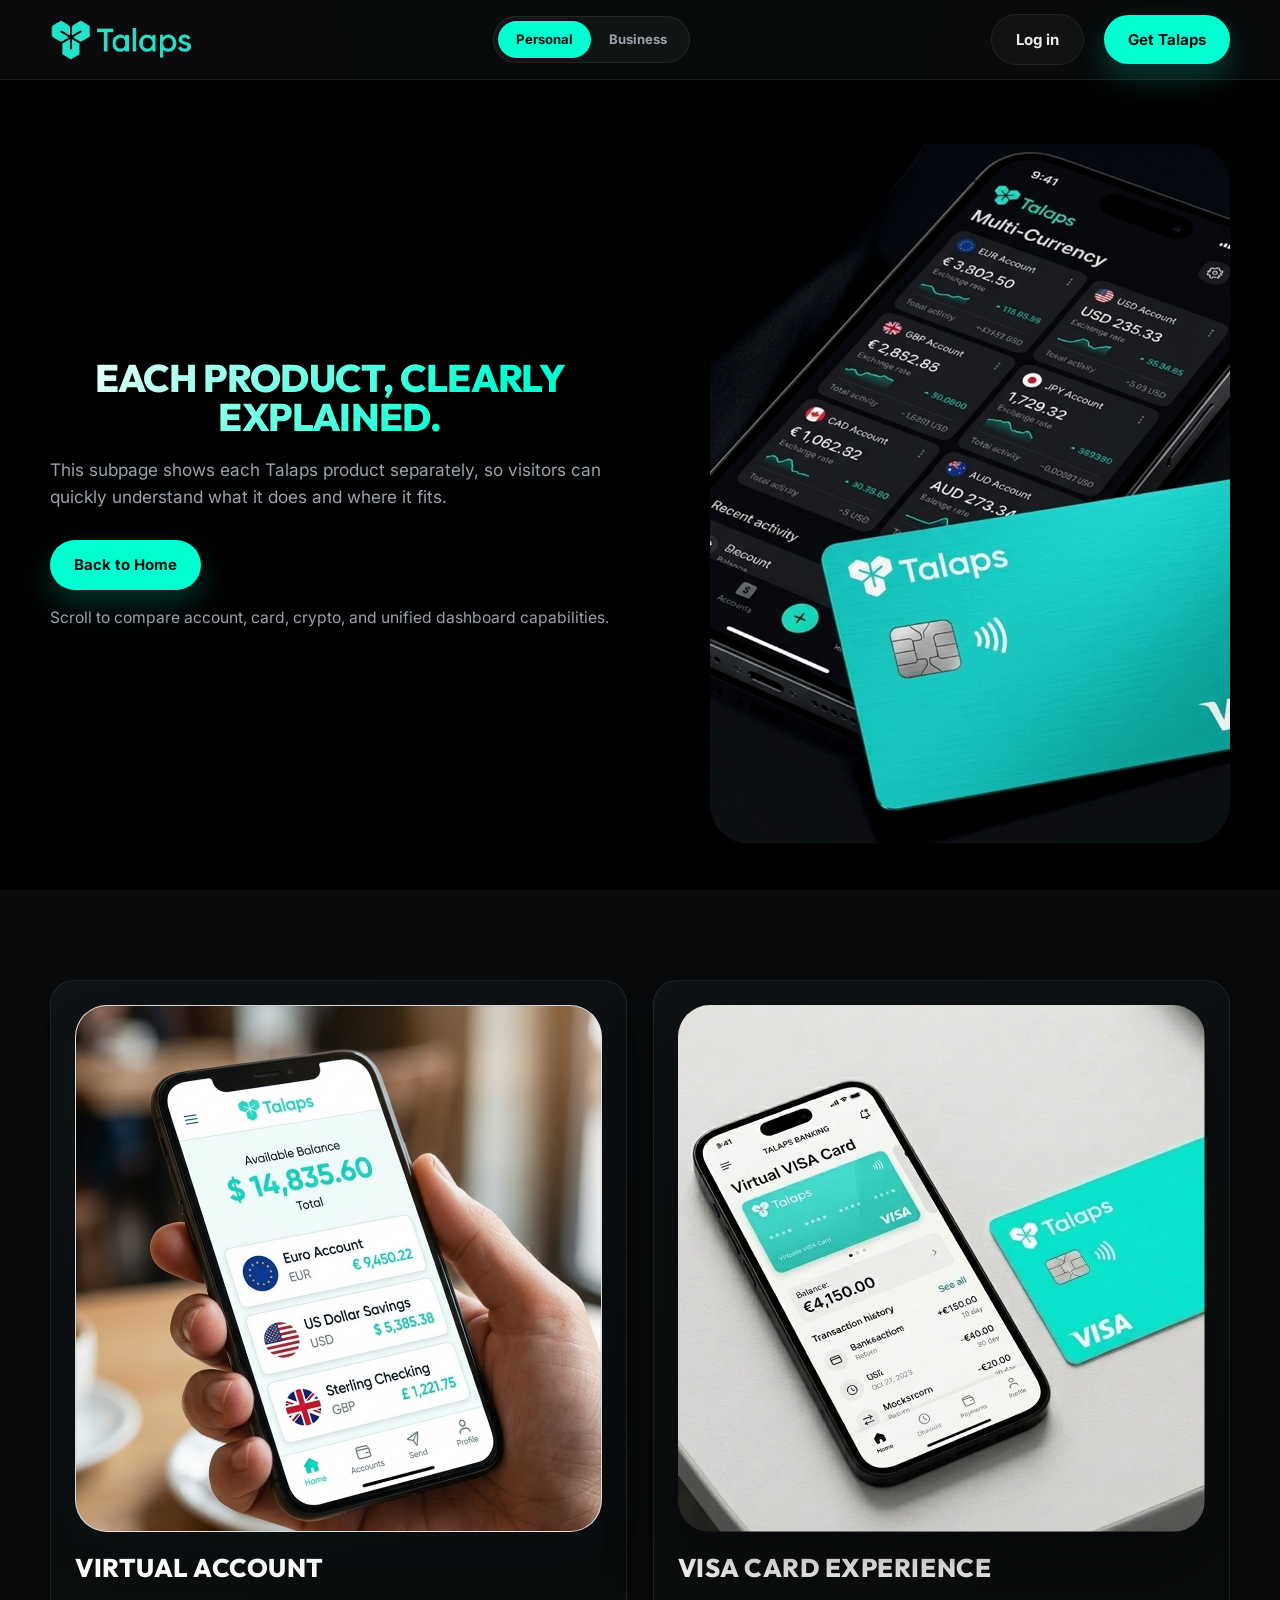
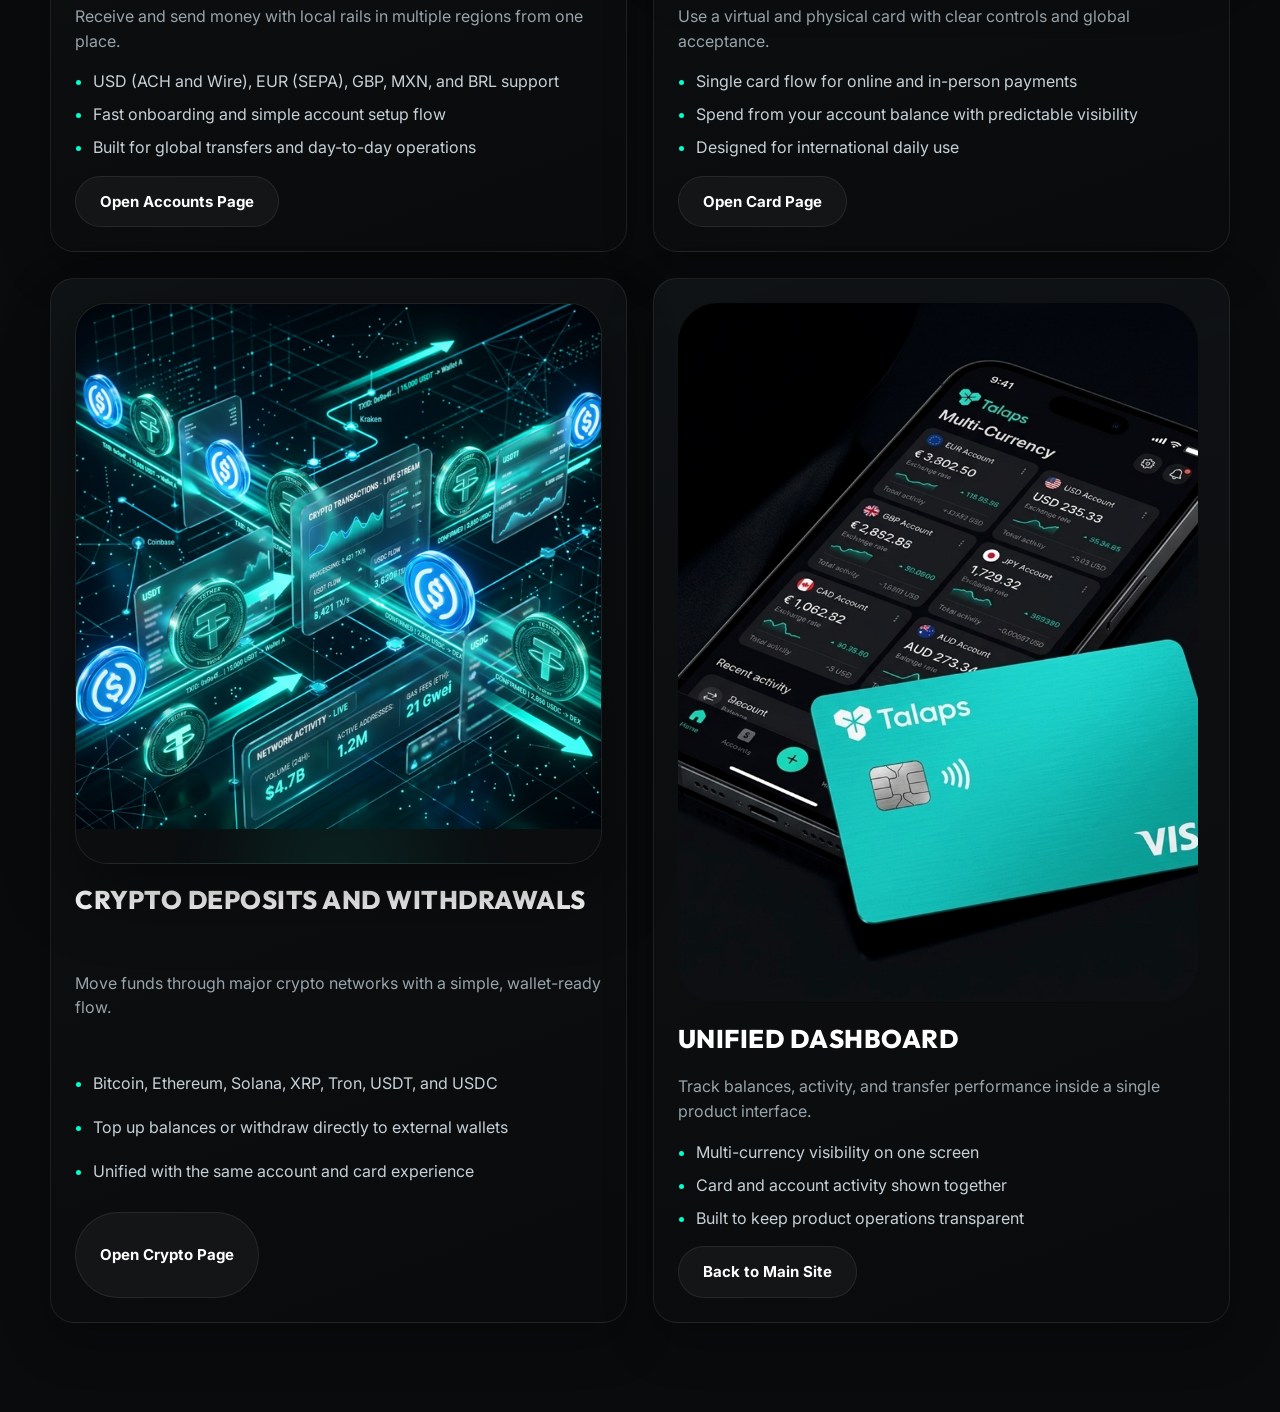
<file: products.html>
<!DOCTYPE html>
<html lang="en">

<head>
    <meta charset="UTF-8">
    <meta name="viewport" content="width=device-width, initial-scale=1.0">
    <title>Talaps Products | Individual Product Overview</title>
    <link rel="preconnect" href="https://fonts.googleapis.com">
    <link rel="preconnect" href="https://fonts.gstatic.com" crossorigin>
    <link
        href="https://fonts.googleapis.com/css2?family=Inter:wght@400;500;600;700&family=Outfit:wght@700;800&display=swap"
        rel="stylesheet">
    <link rel="stylesheet" href="style.css">
    <script src="app.js" defer></script>
</head>

<body>
    <nav class="navbar">
        <div class="nav-content">
            <a href="index.html" class="logo" aria-label="Talaps home">
                <img src="assets/talaps555_clean_edgepeeled.png" alt="Talaps" class="logo-img">
            </a>

            <div class="segment-menu" data-segment-menu data-default-panel="personal">
                <div class="toggle-pill" aria-label="Product type">
                    <button type="button" class="toggle-btn active" data-type="personal" data-segment-panel="personal">Personal</button>
                    <a href="business.html" class="toggle-btn toggle-link">Business</a>
                </div>

                <div class="segment-submenu active" data-segment-submenu="personal" aria-label="Personal product categories">
                    <a href="accounts.html" class="submenu-link">Accounts</a>
                    <a href="cards.html" class="submenu-link">Cards</a>
                    <a href="crypto.html" class="submenu-link">Crypto</a>
                </div>

            </div>

            <div class="nav-actions">
                <a href="#" class="btn btn-secondary nav-link">Log in</a>
                <a href="#" class="btn btn-primary">Get Talaps</a>
            </div>
        </div>
    </nav>

    <main class="products-main">
        <section class="hero section">
            <div class="container hero-container">
                <div class="hero-copy reveal">
                    <h1 class="section-title text-gradient hero-title">
                        <span class="hero-title-line">Each product, clearly</span>
                        <span class="hero-title-line">explained.</span>
                    </h1>
                    <p class="hero-subtitle">
                        This subpage shows each Talaps product separately, so visitors can quickly understand what it
                        does and where it fits.
                    </p>
                    <div class="hero-actions">
                        <a href="index.html" class="btn btn-primary">Back to Home</a>
                    </div>
                    <p class="products-hero-note">Scroll to compare account, card, crypto, and unified dashboard
                        capabilities.</p>
                </div>

                <div class="hero-visual reveal" data-reveal="right">
                    <div class="media-shell media-shell-hero">
                        <img src="assets/talaps11_nowm.png" alt="Talaps app overview" class="hero-img">
                    </div>
                </div>
            </div>
        </section>

        <section class="section">
            <div class="container product-grid">
                <article class="product-card reveal" id="virtual-account-product">
                    <div class="media-shell media-shell-light">
                        <img src="assets/virtual_account_talaps.png" alt="Virtual account overview" class="feature-img">
                    </div>
                    <h2 class="product-title">Virtual Account</h2>
                    <p class="product-desc">Receive and send money with local rails in multiple regions from one place.
                    </p>
                    <ul class="product-list">
                        <li>USD (ACH and Wire), EUR (SEPA), GBP, MXN, and BRL support</li>
                        <li>Fast onboarding and simple account setup flow</li>
                        <li>Built for global transfers and day-to-day operations</li>
                    </ul>
                    <div class="product-actions">
                        <a href="accounts.html" class="btn btn-secondary">Open Accounts Page</a>
                    </div>
                </article>

                <article class="product-card reveal" id="card-product">
                    <div class="media-shell media-shell-stack">
                        <img src="assets/talaps3_nowm.png" alt="Talaps Visa card experience" class="stack-showcase">
                    </div>
                    <h2 class="product-title">Visa Card Experience</h2>
                    <p class="product-desc">Use a virtual and physical card with clear controls and global acceptance.
                    </p>
                    <ul class="product-list">
                        <li>Single card flow for online and in-person payments</li>
                        <li>Spend from your account balance with predictable visibility</li>
                        <li>Designed for international daily use</li>
                    </ul>
                    <div class="product-actions">
                        <a href="cards.html" class="btn btn-secondary">Open Card Page</a>
                    </div>
                </article>

                <article class="product-card reveal" id="crypto-product">
                    <div class="media-shell media-shell-crypto">
                        <img src="assets/landing_crypto_clean.png" alt="Talaps crypto deposit and withdrawal view"
                            class="feature-img">
                    </div>
                    <h2 class="product-title">Crypto Deposits and Withdrawals</h2>
                    <p class="product-desc">Move funds through major crypto networks with a simple, wallet-ready flow.
                    </p>
                    <ul class="product-list">
                        <li>Bitcoin, Ethereum, Solana, XRP, Tron, USDT, and USDC</li>
                        <li>Top up balances or withdraw directly to external wallets</li>
                        <li>Unified with the same account and card experience</li>
                    </ul>
                    <div class="product-actions">
                        <a href="crypto.html" class="btn btn-secondary">Open Crypto Page</a>
                    </div>
                </article>

                <article class="product-card reveal" id="dashboard-product">
                    <div class="media-shell media-shell-hero">
                        <img src="assets/talaps11_hero.png" alt="Talaps unified dashboard" class="hero-img">
                    </div>
                    <h2 class="product-title">Unified Dashboard</h2>
                    <p class="product-desc">Track balances, activity, and transfer performance inside a single product
                        interface.</p>
                    <ul class="product-list">
                        <li>Multi-currency visibility on one screen</li>
                        <li>Card and account activity shown together</li>
                        <li>Built to keep product operations transparent</li>
                    </ul>
                    <div class="product-actions">
                        <a href="index.html" class="btn btn-secondary">Back to Main Site</a>
                    </div>
                </article>
            </div>
        </section>
    </main>
</body>

</html>
</file>
<file: style.css>
:root {
    --accent: #00ffd1;
    --accent-strong: #00f1c6;
    --accent-soft: rgba(0, 255, 209, 0.16);
    --accent-border: rgba(0, 255, 209, 0.28);
    --bg-dark: #090b0c;
    --bg-panel: #111416;
    --bg-panel-strong: #15191c;
    --bg-light: #f8f8f6;
    --text-primary: #ffffff;
    --text-secondary: #98a3ab;
    --text-muted: #6d757b;
    --text-dark: #101215;
    --border-dark: rgba(255, 255, 255, 0.08);
    --border-light: rgba(10, 18, 24, 0.12);
    --shadow-soft: 0 18px 48px rgba(0, 0, 0, 0.26);
    --shadow-strong: 0 28px 70px rgba(0, 0, 0, 0.42);
    --container-width: 1180px;
    --section-padding: clamp(64px, 7vw, 96px);
    --navbar-height: 76px;
    --hero-edge-gap: clamp(52px, 5vw, 78px);
    --radius-lg: 24px;
    --radius-xl: 32px;
    --transition-smooth: 280ms ease;
}

* {
    box-sizing: border-box;
}

html {
    scroll-behavior: smooth;
}

body {
    margin: 0;
    background:
        radial-gradient(circle at top, rgba(0, 255, 209, 0.06), transparent 24%),
        var(--bg-dark);
    color: var(--text-primary);
    font-family: 'Inter', sans-serif;
    line-height: 1.55;
    overflow-x: hidden;
    -webkit-font-smoothing: antialiased;
}

img {
    display: block;
    max-width: 100%;
}

a {
    color: inherit;
    text-decoration: none;
}

button {
    font: inherit;
}

h1,
h2,
h3,
h4 {
    margin: 0;
    font-family: 'Outfit', sans-serif;
    font-weight: 800;
    letter-spacing: -0.02em;
    text-transform: uppercase;
}

p {
    margin: 0;
}

.container,
.nav-content {
    width: min(calc(100% - 48px), var(--container-width));
    margin: 0 auto;
}

.section {
    padding: var(--section-padding) 0;
}

.white-bg {
    background: var(--bg-light);
    color: var(--text-dark);
}

.section-title {
    font-size: clamp(2.5rem, 6vw, 4rem);
    text-align: center;
    margin-bottom: 60px;
    line-height: 1.15;
}

.text-gradient {
    background: linear-gradient(135deg, #ffffff 0%, var(--accent) 76%);
    -webkit-background-clip: text;
    background-clip: text;
    -webkit-text-fill-color: transparent;
}

.navbar {
    position: relative;
    inset: auto;
    height: auto;
    display: flex;
    align-items: center;
    background: rgba(9, 11, 12, 0.9);
    backdrop-filter: blur(18px);
    -webkit-backdrop-filter: blur(18px);
    border-bottom: 1px solid var(--border-dark);
    z-index: 1000;
    transition: background var(--transition-smooth), border-color var(--transition-smooth), box-shadow var(--transition-smooth);
    padding: 14px 0;
}

.navbar.scrolled {
    background: rgba(9, 11, 12, 0.96);
    border-color: rgba(255, 255, 255, 0.12);
    box-shadow: 0 14px 38px rgba(0, 0, 0, 0.24);
}

.nav-content {
    display: grid;
    grid-template-columns: auto 1fr auto;
    align-items: center;
    column-gap: 28px;
    row-gap: 12px;
}

.logo {
    display: inline-flex;
    align-items: center;
    grid-column: 1;
    grid-row: 1;
}

.logo-img {
    height: 42px;
    width: auto;
}

.segment-menu {
    grid-column: 2;
    grid-row: 1;
    justify-self: center;
    position: relative;
    display: grid;
    justify-items: center;
}

.toggle-pill {
    display: inline-flex;
    align-items: center;
    padding: 4px;
    border-radius: 999px;
    border: 1px solid var(--border-dark);
    background: rgba(255, 255, 255, 0.04);
    position: relative;
    z-index: 2;
}

.segment-submenu {
    position: absolute;
    top: calc(100% + 16px);
    left: 50%;
    width: min(240px, calc(100vw - 48px));
    padding: 20px 20px 16px;
    border-radius: 20px;
    border: 1px solid rgba(255, 255, 255, 0.08);
    background: rgba(6, 9, 11, 0.98);
    box-shadow: 0 24px 60px rgba(0, 0, 0, 0.42);
    display: grid;
    gap: 4px;
    opacity: 0;
    visibility: hidden;
    pointer-events: none;
    transform: translate(-50%, 12px) scale(0.985);
    transform-origin: top center;
    filter: blur(8px);
    transition:
        opacity 300ms cubic-bezier(0.22, 0.61, 0.36, 1),
        transform 360ms cubic-bezier(0.22, 0.61, 0.36, 1),
        filter 300ms ease,
        visibility 360ms ease;
    z-index: 8;
}

.segment-menu.open .segment-submenu.active {
    opacity: 1;
    visibility: visible;
    pointer-events: auto;
    transform: translate(-50%, 0) scale(1);
    filter: blur(0);
}

.submenu-link {
    display: block;
    width: 100%;
    padding: 8px 0;
    color: rgba(255, 255, 255, 0.9);
    font-size: 1rem;
    font-weight: 700;
    letter-spacing: -0.03em;
    line-height: 1.18;
    opacity: 0;
    transform: translateY(8px);
    transition:
        color var(--transition-smooth),
        transform 320ms cubic-bezier(0.22, 0.61, 0.36, 1),
        opacity 260ms ease;
}

.segment-menu.open .segment-submenu.active .submenu-link {
    opacity: 1;
    transform: translateY(0);
}

.segment-menu.open .segment-submenu.active .submenu-link:nth-child(1) {
    transition-delay: 40ms;
}

.segment-menu.open .segment-submenu.active .submenu-link:nth-child(2) {
    transition-delay: 80ms;
}

.segment-menu.open .segment-submenu.active .submenu-link:nth-child(3) {
    transition-delay: 120ms;
}

.submenu-link:hover {
    color: var(--accent);
    transform: translateX(4px);
}

.submenu-link.active {
    color: var(--accent);
}

.toggle-btn {
    border: 0;
    background: transparent;
    color: var(--text-secondary);
    padding: 8px 18px;
    border-radius: 999px;
    font-size: 0.82rem;
    font-weight: 700;
    cursor: pointer;
    display: inline-flex;
    align-items: center;
    justify-content: center;
    text-decoration: none;
    transition: background var(--transition-smooth), color var(--transition-smooth), transform var(--transition-smooth);
}

.toggle-btn.active {
    background: var(--accent);
    color: #041010;
}

.toggle-link {
    color: var(--text-secondary);
}

.toggle-link:hover {
    color: #ffffff;
}

.nav-actions {
    grid-column: 3;
    grid-row: 1;
    justify-self: end;
    display: inline-flex;
    align-items: center;
    gap: 20px;
    white-space: nowrap;
}

.nav-auth {
    justify-self: end;
    display: inline-flex;
    align-items: center;
    gap: 10px;
}

.nav-auth-btn {
    min-height: 44px;
    padding: 8px 18px;
    font-size: 0.82rem;
    white-space: nowrap;
}

body.modal-open {
    overflow: hidden;
}

.auth-modal {
    position: fixed;
    inset: 0;
    z-index: 1600;
    display: grid;
    place-items: center;
    padding: 24px;
    opacity: 0;
    pointer-events: none;
    transition: opacity 220ms ease;
}

.auth-modal[hidden] {
    display: none;
}

.auth-modal.open {
    opacity: 1;
    pointer-events: auto;
}

.auth-modal-backdrop {
    position: absolute;
    inset: 0;
    background: rgba(2, 5, 8, 0.76);
    backdrop-filter: blur(10px);
    -webkit-backdrop-filter: blur(10px);
}

.auth-dialog {
    position: relative;
    z-index: 1;
    width: min(100%, 436px);
    padding: 28px 28px 24px;
    border-radius: 24px;
    border: 1px solid rgba(0, 255, 209, 0.12);
    background: linear-gradient(180deg, #191d29 0%, #161923 100%);
    box-shadow: 0 28px 70px rgba(0, 0, 0, 0.46);
    transform: translateY(18px) scale(0.985);
    opacity: 0;
    transition: transform 240ms ease, opacity 240ms ease, border-color 240ms ease;
}

.auth-modal.open .auth-dialog {
    transform: translateY(0) scale(1);
    opacity: 1;
}

.auth-close {
    position: absolute;
    top: 14px;
    right: 14px;
    width: 36px;
    height: 36px;
    border: 1px solid rgba(255, 255, 255, 0.08);
    border-radius: 50%;
    background: rgba(255, 255, 255, 0.03);
    color: #dce6ec;
    font-size: 1.4rem;
    line-height: 1;
    cursor: pointer;
    transition: background var(--transition-smooth), border-color var(--transition-smooth), color var(--transition-smooth);
}

.auth-close:hover {
    background: rgba(255, 255, 255, 0.07);
    border-color: rgba(0, 255, 209, 0.18);
    color: #ffffff;
}

.auth-brand-row {
    display: flex;
    align-items: center;
    gap: 16px;
    margin-bottom: 24px;
    padding-right: 32px;
}

.auth-brand-mark {
    display: inline-flex;
    align-items: center;
    justify-content: center;
    width: 56px;
    height: 56px;
    flex-shrink: 0;
    border-radius: 16px;
    border: 1px solid rgba(0, 255, 209, 0.18);
    background: rgba(0, 255, 209, 0.06);
    box-shadow: inset 0 1px 0 rgba(255, 255, 255, 0.03);
}

.auth-brand-mark-img {
    width: 28px;
    height: 28px;
    object-fit: contain;
}

.auth-brand-copy h2 {
    font-family: 'Inter', sans-serif;
    font-size: clamp(1.72rem, 2vw, 2.1rem);
    font-weight: 800;
    line-height: 1.12;
    letter-spacing: -0.03em;
    text-transform: none;
    color: #ffffff;
}

.auth-brand-text {
    margin-top: 8px;
    color: #798a97;
    font-size: 0.98rem;
}

.auth-form {
    display: grid;
    gap: 14px;
}

.auth-field {
    display: grid;
    gap: 8px;
}

.auth-field span {
    color: #8da0ae;
    font-size: 0.78rem;
    font-weight: 700;
    letter-spacing: 0.05em;
    text-transform: uppercase;
}

.auth-field input {
    width: 100%;
    border: 1px solid rgba(255, 255, 255, 0.08);
    border-radius: 14px;
    background: #121723;
    color: #ffffff;
    padding: 15px 16px;
    font-size: 0.98rem;
    outline: none;
    transition: border-color var(--transition-smooth), box-shadow var(--transition-smooth), background var(--transition-smooth);
}

.auth-field input::placeholder {
    color: #5d6975;
}

.auth-field input:focus {
    border-color: rgba(0, 255, 209, 0.42);
    box-shadow: 0 0 0 4px rgba(0, 255, 209, 0.12);
    background: #101520;
}

.auth-submit {
    margin-top: 4px;
    min-height: 52px;
    border: 0;
    border-radius: 14px;
    background: linear-gradient(135deg, #18f5d7 0%, #06cdb6 100%);
    color: #031012;
    font-size: 0.98rem;
    font-weight: 800;
    cursor: pointer;
    box-shadow: 0 16px 34px rgba(0, 255, 209, 0.18);
    transition: transform var(--transition-smooth), box-shadow var(--transition-smooth), filter var(--transition-smooth);
}

.auth-submit:hover {
    transform: translateY(-1px);
    box-shadow: 0 18px 38px rgba(0, 255, 209, 0.22);
    filter: brightness(1.02);
}

.auth-submit:disabled {
    cursor: default;
    filter: saturate(0.8);
    opacity: 0.82;
}

.auth-meta {
    margin-top: 14px;
    display: flex;
    justify-content: flex-end;
}

.auth-link,
.auth-switch-link {
    color: #5cf9e0;
    font-weight: 600;
    transition: color var(--transition-smooth), opacity var(--transition-smooth);
}

.auth-link:hover,
.auth-switch-link:hover {
    color: #94fff1;
}

.auth-switch-row {
    margin-top: 18px;
    text-align: center;
    color: #91a3af;
    font-size: 0.96rem;
}

.auth-switch-link {
    padding: 0;
    border: 0;
    background: transparent;
    cursor: pointer;
    font: inherit;
    margin-left: 6px;
}

.nav-link {
    color: var(--text-primary);
    font-size: 0.92rem;
    font-weight: 600;
    opacity: 0.92;
}

.nav-link:hover {
    color: var(--accent);
}

.btn {
    display: inline-flex;
    align-items: center;
    justify-content: center;
    gap: 10px;
    padding: 13px 24px;
    border-radius: 999px;
    font-size: 0.94rem;
    font-weight: 700;
    transition: transform var(--transition-smooth), box-shadow var(--transition-smooth), background var(--transition-smooth), color var(--transition-smooth);
}

.btn:hover {
    transform: translateY(-1px);
}

.btn-primary {
    background: var(--accent);
    color: #031010;
    box-shadow: 0 14px 30px rgba(0, 255, 209, 0.2);
}

.btn-primary:hover {
    background: var(--accent-strong);
    box-shadow: 0 18px 36px rgba(0, 255, 209, 0.28);
}

.btn-secondary {
    background: rgba(255, 255, 255, 0.04);
    color: var(--text-primary);
    border: 1px solid var(--border-dark);
}

.btn-secondary:hover {
    background: rgba(255, 255, 255, 0.08);
    border-color: rgba(255, 255, 255, 0.16);
}

.hero {
    position: relative;
    overflow: hidden;
    background: #000000;
    padding-top: var(--hero-edge-gap);
    padding-bottom: var(--hero-edge-gap);
}

.hero-container {
    display: grid;
    grid-template-columns: minmax(0, 1fr) minmax(0, 1fr);
    gap: clamp(24px, 3.4vw, 44px);
    align-items: center;
}

.section-title {
    font-size: clamp(3.1rem, 6vw, 5.35rem);
    line-height: 1.02;
    margin-bottom: 22px;
}

.hero-copy {
    max-width: 560px;
}

.hero-title.section-title {
    width: auto;
    max-width: 560px;
    margin: 0 0 20px;
    font-size: clamp(2rem, 3vw, 2.85rem);
    line-height: 1.02;
    letter-spacing: -0.02em;
}

.hero-title-line {
    display: block;
    white-space: nowrap;
}

.hero-subtitle {
    max-width: 500px;
    margin-bottom: 30px;
    font-size: 1.08rem;
    color: var(--text-secondary);
}

.hero-actions {
    display: flex;
    align-items: center;
    flex-wrap: wrap;
    gap: 16px 20px;
}

.products-main .hero {
    padding-bottom: clamp(24px, 4vw, 46px);
}

.products-main .hero-copy {
    max-width: 700px;
}

.products-main .hero-subtitle {
    max-width: 640px;
}

.products-hero-note {
    margin-top: 16px;
    color: var(--text-secondary);
    font-size: 0.98rem;
}

.product-grid {
    display: grid;
    grid-template-columns: repeat(2, minmax(0, 1fr));
    gap: clamp(20px, 2vw, 26px);
}

.product-card {
    background: linear-gradient(160deg, rgba(17, 20, 22, 0.9), rgba(9, 11, 12, 0.95));
    border: 1px solid var(--border-dark);
    border-radius: var(--radius-lg);
    padding: clamp(18px, 2.3vw, 24px);
    box-shadow: var(--shadow-soft);
    display: grid;
    gap: 16px;
}

.product-card .media-shell {
    min-height: 240px;
}

.product-title {
    font-family: 'Outfit', sans-serif;
    font-size: clamp(1.3rem, 2vw, 1.6rem);
    text-transform: uppercase;
    letter-spacing: 0.02em;
}

.product-desc {
    color: var(--text-secondary);
}

.product-list {
    margin: 0;
    padding-left: 18px;
    color: #c7d0d7;
    display: grid;
    gap: 8px;
}

.product-list li::marker {
    color: var(--accent);
}

.product-actions {
    display: flex;
    flex-wrap: wrap;
    gap: 10px;
}

.cards-main .section {
    padding-block: clamp(52px, 6vw, 84px);
}

.cards-hero-inner {
    display: grid;
    justify-items: center;
    text-align: center;
    gap: 16px;
    background: #040607;
    border: 1px solid rgba(255, 255, 255, 0.08);
    border-radius: 26px;
    padding: clamp(22px, 3vw, 36px);
}

.cards-title {
    font-size: clamp(2rem, 4.2vw, 3rem);
    text-transform: uppercase;
    color: #8df8ef;
    letter-spacing: 0.01em;
}

.cards-subtitle {
    color: #d6e0e7;
    max-width: 780px;
}

.cards-hero-image {
    width: min(100%, 560px);
    border-radius: 20px;
}

.cards-split-wrap {
    background: #e8e8e8;
}

.cards-split {
    display: grid;
    grid-template-columns: 1.1fr 1fr;
    gap: clamp(26px, 4vw, 42px);
    padding: clamp(22px, 3vw, 34px);
    border: 1px solid rgba(8, 14, 20, 0.25);
    border-radius: 20px;
    background: #f4f4f4;
}

.cards-copy {
    display: grid;
    align-content: center;
    gap: 16px;
    color: #0f1418;
}

.cards-block-title {
    font-size: clamp(1.9rem, 3.8vw, 2.7rem);
    letter-spacing: 0.01em;
    line-height: 1.06;
}

.cards-pill-grid {
    display: grid;
    grid-template-columns: repeat(3, minmax(0, 1fr));
    gap: 10px;
}

.cards-pill {
    border: 1px solid rgba(0, 255, 209, 0.5);
    border-radius: 12px;
    background: rgba(0, 255, 209, 0.2);
    color: #0d1317;
    padding: 10px;
    font-size: 0.82rem;
    font-weight: 600;
}

.cards-photo img {
    width: 100%;
    height: 100%;
    border-radius: 16px;
    object-fit: cover;
}

.cards-pay-wrap {
    background: #e8e8e8;
}

.cards-pay-grid {
    display: grid;
    grid-template-columns: 1fr 1fr;
    gap: clamp(28px, 4vw, 44px);
    align-items: center;
    background: #040607;
    border-radius: 24px;
    border: 1px solid rgba(255, 255, 255, 0.08);
    padding: clamp(20px, 3vw, 34px);
}

.cards-pay-visual img {
    width: 100%;
    border-radius: 16px;
}

.cards-pay-copy {
    display: grid;
    gap: 14px;
    color: #fff;
}

.cards-compare {
    background: #e8e8e8;
}

.cards-compare-grid {
    display: grid;
    grid-template-columns: repeat(2, minmax(0, 1fr));
    gap: clamp(18px, 2vw, 24px);
}

.cards-card {
    border: 1px solid rgba(8, 14, 20, 0.2);
    border-radius: 16px;
    background: #f7f7f7;
    padding: 18px;
    color: #141a1e;
}

.cards-card img {
    width: 100%;
    height: auto;
    border-radius: 14px;
    margin-bottom: 14px;
}

.cards-card h3 {
    font-size: 1.26rem;
    margin-bottom: 10px;
}

.cards-card ul {
    margin: 0;
    padding-left: 18px;
    display: grid;
    gap: 8px;
}

.cards-faq-wrap {
    background: #e8e8e8;
}

.cards-faq-box {
    background: #040607;
    border-radius: 24px;
    border: 1px solid rgba(255, 255, 255, 0.08);
    padding: clamp(20px, 3vw, 34px);
}

.cards-faq-box .faq-title,
.cards-faq-box .faq-intro {
    color: #fff;
}

.cards-page-ref {
    background: #e7e7e7;
    color: #10161b;
    padding-bottom: 20px;
}

.cpage-wrap {
    padding-block: 24px;
}

.cpage-panel {
    border-radius: 0;
    border: 1px solid rgba(0, 0, 0, 0.45);
    background: #040607;
    color: #fff;
    padding: clamp(20px, 3vw, 34px);
}

.cpage-panel-hero {
    display: grid;
    justify-items: center;
    text-align: center;
    gap: 12px;
}

.cpage-title {
    font-size: clamp(2rem, 4vw, 3rem);
    color: #8df8ef;
    text-transform: uppercase;
    letter-spacing: 0.01em;
}

.cpage-subtitle {
    font-size: 0.95rem;
    color: #f4f8fb;
}

.cpage-hero-img {
    width: min(100%, 460px);
}

.cpage-cta {
    margin-top: 4px;
}

.cpage-light-card {
    border: 1px solid rgba(0, 0, 0, 0.4);
    background: #f3f3f3;
    padding: clamp(18px, 2.6vw, 30px);
    display: grid;
    grid-template-columns: 1.05fr 1fr;
    gap: clamp(18px, 3vw, 30px);
    align-items: center;
}

.cpage-light-copy h2 {
    color: #070b0e;
    font-size: clamp(2rem, 3.6vw, 3rem);
    line-height: 1.03;
    text-transform: uppercase;
    margin-bottom: 14px;
}

.cpage-light-copy p {
    color: #29343d;
    margin-bottom: 16px;
}

.cpage-mini-grid {
    display: grid;
    grid-template-columns: repeat(3, minmax(0, 1fr));
    gap: 10px;
}

.cpage-mini {
    border: 1px solid rgba(0, 206, 181, 0.7);
    border-radius: 12px;
    background: rgba(0, 255, 209, 0.25);
    color: #0d1418;
    font-size: 0.78rem;
    font-weight: 600;
    padding: 10px;
}

.cpage-light-image img {
    width: 100%;
    border-radius: 14px;
}

.cpage-panel-pay {
    display: grid;
    grid-template-columns: 1fr 1.1fr;
    gap: clamp(18px, 3vw, 32px);
    align-items: center;
}

.cpage-pay-img img {
    width: 100%;
    border-radius: 0;
}

.cpage-pay-copy h2 {
    font-size: clamp(2rem, 3.8vw, 3rem);
    text-transform: uppercase;
    margin-bottom: 10px;
}

.cpage-pay-copy p {
    color: #e5edf2;
}

.cpage-cards-grid {
    display: grid;
    grid-template-columns: repeat(2, minmax(0, 1fr));
    gap: clamp(16px, 2.2vw, 24px);
}

.cpage-card {
    background: #efefef;
    border-radius: 0;
    padding: 14px;
    color: #0f171c;
}

.cpage-card img {
    width: 100%;
    border-radius: 12px;
    margin-bottom: 10px;
}

.cpage-card ul {
    margin: 0;
    padding-left: 18px;
    display: grid;
    gap: 8px;
}

.cpage-panel-faq h2 {
    font-size: clamp(2.4rem, 4vw, 3.5rem);
    margin-bottom: 2px;
}

.cpage-panel-faq > p {
    color: #f3f9fd;
    margin-bottom: 16px;
}

.cpage-faq-list {
    border-top: 1px solid rgba(255, 255, 255, 0.2);
}

.cpage-faq-row {
    display: flex;
    align-items: center;
    justify-content: space-between;
    gap: 16px;
    padding: 12px 0;
    border-bottom: 1px solid rgba(255, 255, 255, 0.2);
    color: #fff;
}

.hero-link {
    display: inline-flex;
    align-items: center;
    gap: 8px;
    color: var(--text-primary);
    font-weight: 700;
    letter-spacing: -0.02em;
    opacity: 0.88;
}

.hero-link:hover {
    color: var(--accent);
}

.hero-visual,
.feature-visual,
.crypto-visual {
    display: flex;
    align-items: center;
    justify-content: center;
}

.hero-visual {
    justify-content: flex-end;
    overflow: visible;
}

.hero-visual.reveal,
.feature-visual.reveal,
.crypto-visual.reveal {
    opacity: 0;
    transform: translate3d(0, 42px, 0) scale(0.97);
    transition:
        opacity 1100ms cubic-bezier(0.22, 0.61, 0.36, 1),
        transform 1100ms cubic-bezier(0.22, 0.61, 0.36, 1);
}

.hero-visual.reveal[data-reveal="left"],
.feature-visual.reveal[data-reveal="left"],
.crypto-visual.reveal[data-reveal="left"] {
    transform: translate3d(-44px, 22px, 0) scale(0.97);
}

.hero-visual.reveal[data-reveal="right"],
.feature-visual.reveal[data-reveal="right"],
.crypto-visual.reveal[data-reveal="right"] {
    transform: translate3d(44px, 22px, 0) scale(0.97);
}

.hero-visual.reveal.active,
.feature-visual.reveal.active,
.crypto-visual.reveal.active {
    opacity: 1;
    transform: none;
}

.media-shell {
    position: relative;
    width: 100%;
    overflow: hidden;
    border-radius: var(--radius-xl);
    border: 1px solid var(--border-dark);
    background:
        radial-gradient(circle at top, rgba(0, 255, 209, 0.1), transparent 40%),
        linear-gradient(180deg, #0f1214 0%, #0b0d0f 100%);
    box-shadow: var(--shadow-strong);
    transition: box-shadow 220ms ease, border-color 220ms ease, background 220ms ease;
}

.media-shell-light {
    border-color: var(--border-light);
    background:
        radial-gradient(circle at top, rgba(0, 255, 209, 0.08), transparent 32%),
        linear-gradient(180deg, #ffffff 0%, #f0f4f3 100%);
    box-shadow: 0 18px 44px rgba(20, 30, 34, 0.12);
}

.media-shell-hero {
    width: min(100%, 520px);
    min-height: clamp(500px, 58vw, 700px);
    height: clamp(500px, 58vw, 700px);
    display: flex;
    align-items: center;
    justify-content: flex-end;
    padding: 0;
    border: 0;
    background: transparent;
    box-shadow: none;
    overflow: hidden;
    border-radius: 40px;
    isolation: auto;
}

.media-shell-hero::before {
    content: none;
}

.media-shell-hero::after,
.media-shell-crypto::after,
.media-shell-stack::after {
    content: "";
    position: absolute;
    inset: auto 12% -18% 12%;
    height: 34%;
    background: radial-gradient(circle, rgba(0, 255, 209, 0.18), transparent 70%);
    filter: blur(26px);
    opacity: 0.54;
    transform: scale(1);
    transition: opacity 200ms ease, transform 200ms ease;
    pointer-events: none;
}

.media-shell-hero::after {
    content: none;
}

.hero-img,
.feature-img {
    width: 100%;
    height: auto;
    object-fit: cover;
}

.media-shell-hero .hero-img {
    position: relative;
    z-index: 1;
    width: 100%;
    height: 100%;
    max-width: none;
    object-fit: cover;
    object-position: 50% 18%;
    margin-right: 0;
    mix-blend-mode: normal;
    filter:
        brightness(0.99)
        contrast(1.03)
        saturate(1.01)
        drop-shadow(0 28px 44px rgba(0, 0, 0, 0.26));
}

.hero-cutout-shell {
    min-height: auto;
    height: auto;
    justify-content: center;
    align-items: center;
    overflow: visible;
    border-radius: 0;
}

.media-shell-hero .hero-cutout-img {
    width: min(100%, 500px);
    height: auto;
    max-width: 100%;
    object-fit: contain;
    object-position: center;
    margin-right: 0;
    filter: drop-shadow(0 34px 52px rgba(0, 0, 0, 0.34));
}

.feature-grid {
    display: grid;
    grid-template-columns: repeat(2, minmax(0, 1fr));
    gap: clamp(42px, 6vw, 96px);
    align-items: center;
}

.feature-grid.reversed .feature-visual {
    order: -1;
}

.feature-content {
    display: flex;
    flex-direction: column;
}

.feature-title {
    font-size: clamp(1.95rem, 3vw, 2.65rem);
    line-height: 1.15;
    margin-bottom: 18px;
    text-transform: uppercase;
}

.feature-desc {
    margin-bottom: 16px;
    font-size: 1.05rem;
    color: var(--text-secondary);
}

.feature-copy {
    color: var(--text-secondary);
    max-width: 520px;
}

.white-bg .feature-desc,
.white-bg .feature-copy {
    color: #4d5961;
}

.badge-grid {
    display: flex;
    flex-wrap: wrap;
    gap: 10px;
    margin-top: 28px;
}

.network-badge {
    display: inline-flex;
    align-items: center;
    gap: 10px;
    padding: 10px 15px;
    border-radius: 999px;
    border: 1px solid rgba(14, 24, 30, 0.1);
    background: rgba(255, 255, 255, 0.94);
    box-shadow: 0 8px 18px rgba(8, 20, 28, 0.06);
    color: #1b242b;
    font-size: 0.9rem;
    font-weight: 600;
}

.flag-circle {
    width: 22px;
    height: 22px;
    flex-shrink: 0;
    border-radius: 50%;
    background-position: center;
    background-repeat: no-repeat;
    background-size: 100% 100%;
    box-shadow: inset 0 0 0 1px rgba(0, 0, 0, 0.08);
    overflow: hidden;
}

.flag-us {
    background-image: url("data:image/svg+xml,%3Csvg xmlns='http://www.w3.org/2000/svg' viewBox='0 0 24 24'%3E%3Cdefs%3E%3CclipPath id='c'%3E%3Ccircle cx='12' cy='12' r='12'/%3E%3C/clipPath%3E%3C/defs%3E%3Cg clip-path='url(%23c)'%3E%3Crect width='24' height='24' fill='%23fff'/%3E%3Cg fill='%23d92f45'%3E%3Crect y='0' width='24' height='2.2'/%3E%3Crect y='4.4' width='24' height='2.2'/%3E%3Crect y='8.8' width='24' height='2.2'/%3E%3Crect y='13.2' width='24' height='2.2'/%3E%3Crect y='17.6' width='24' height='2.2'/%3E%3Crect y='22' width='24' height='2.2'/%3E%3C/g%3E%3Crect width='10.5' height='9.6' fill='%231d4fa3'/%3E%3Cg fill='%23fff'%3E%3Ccircle cx='2.2' cy='2' r='0.6'/%3E%3Ccircle cx='5.2' cy='2' r='0.6'/%3E%3Ccircle cx='8.2' cy='2' r='0.6'/%3E%3Ccircle cx='3.7' cy='4.4' r='0.6'/%3E%3Ccircle cx='6.7' cy='4.4' r='0.6'/%3E%3Ccircle cx='2.2' cy='6.8' r='0.6'/%3E%3Ccircle cx='5.2' cy='6.8' r='0.6'/%3E%3Ccircle cx='8.2' cy='6.8' r='0.6'/%3E%3C/g%3E%3C/g%3E%3C/svg%3E");
}

.flag-eu {
    background-image: url("data:image/svg+xml,%3Csvg xmlns='http://www.w3.org/2000/svg' viewBox='0 0 24 24'%3E%3Ccircle cx='12' cy='12' r='12' fill='%231a53c7'/%3E%3Cg fill='%23ffd84d'%3E%3Ccircle cx='12' cy='5.2' r='0.8'/%3E%3Ccircle cx='15.4' cy='6.1' r='0.8'/%3E%3Ccircle cx='17.9' cy='8.6' r='0.8'/%3E%3Ccircle cx='18.8' cy='12' r='0.8'/%3E%3Ccircle cx='17.9' cy='15.4' r='0.8'/%3E%3Ccircle cx='15.4' cy='17.9' r='0.8'/%3E%3Ccircle cx='12' cy='18.8' r='0.8'/%3E%3Ccircle cx='8.6' cy='17.9' r='0.8'/%3E%3Ccircle cx='6.1' cy='15.4' r='0.8'/%3E%3Ccircle cx='5.2' cy='12' r='0.8'/%3E%3Ccircle cx='6.1' cy='8.6' r='0.8'/%3E%3Ccircle cx='8.6' cy='6.1' r='0.8'/%3E%3C/g%3E%3C/svg%3E");
    background-size: 100% 100%;
}

.flag-gb {
    background-image: url("data:image/svg+xml,%3Csvg xmlns='http://www.w3.org/2000/svg' viewBox='0 0 24 24'%3E%3Cdefs%3E%3CclipPath id='c'%3E%3Ccircle cx='12' cy='12' r='12'/%3E%3C/clipPath%3E%3C/defs%3E%3Cg clip-path='url(%23c)'%3E%3Crect width='24' height='24' fill='%2301247d'/%3E%3Cpath d='M-2 2.5L2.5-2 26 21.5 21.5 26zM21.5-2L26 2.5 2.5 26-2 21.5z' fill='%23fff'/%3E%3Cpath d='M-2 4.2L4.2-2 26 19.8 19.8 26zM19.8-2L26 4.2 4.2 26-2 19.8z' fill='%23cf142b'/%3E%3Crect x='8' width='8' height='24' fill='%23fff'/%3E%3Crect y='8' width='24' height='8' fill='%23fff'/%3E%3Crect x='9.4' width='5.2' height='24' fill='%23cf142b'/%3E%3Crect y='9.4' width='24' height='5.2' fill='%23cf142b'/%3E%3C/g%3E%3C/svg%3E");
    background-size: 100% 100%;
}

.flag-mx {
    background-image: url("data:image/svg+xml,%3Csvg xmlns='http://www.w3.org/2000/svg' viewBox='0 0 24 24'%3E%3Cdefs%3E%3CclipPath id='c'%3E%3Ccircle cx='12' cy='12' r='12'/%3E%3C/clipPath%3E%3C/defs%3E%3Cg clip-path='url(%23c)'%3E%3Crect width='8' height='24' fill='%2300904c'/%3E%3Crect x='8' width='8' height='24' fill='%23fff'/%3E%3Crect x='16' width='8' height='24' fill='%23d52b1e'/%3E%3Ccircle cx='12' cy='12' r='2' fill='%23b18b38'/%3E%3C/g%3E%3C/svg%3E");
}

.flag-br {
    background-image: url("data:image/svg+xml,%3Csvg xmlns='http://www.w3.org/2000/svg' viewBox='0 0 24 24'%3E%3Cdefs%3E%3CclipPath id='c'%3E%3Ccircle cx='12' cy='12' r='12'/%3E%3C/clipPath%3E%3C/defs%3E%3Cg clip-path='url(%23c)'%3E%3Crect width='24' height='24' fill='%23009c3b'/%3E%3Cpath d='M12 4l8 8-8 8-8-8z' fill='%23ffdf00'/%3E%3Ccircle cx='12' cy='12' r='4' fill='%23002776'/%3E%3Cpath d='M8.4 12.5c1.8-1 4.5-1 7.2 0' fill='none' stroke='%23fff' stroke-width='1'/%3E%3C/g%3E%3C/svg%3E");
}

.feature-list {
    display: grid;
    gap: 14px;
    margin: 24px 0 34px;
    padding: 0;
}

.feature-list li {
    display: flex;
    align-items: flex-start;
    gap: 12px;
    font-size: 1rem;
    font-weight: 600;
}

.list-icon {
    display: inline-flex;
    align-items: center;
    justify-content: center;
    width: 22px;
    height: 22px;
    border-radius: 7px;
    background: var(--accent-soft);
    color: var(--accent);
    font-size: 0.82rem;
    font-weight: 800;
    line-height: 1;
    flex-shrink: 0;
    margin-top: 1px;
}

.card-note {
    max-width: 450px;
    margin-top: 10px;
    color: var(--accent);
    font-size: 1rem;
    font-weight: 700;
    text-align: left;
}

.partner-marquee-section {
    --partner-safe-gutter: clamp(18px, 2.2vw, 28px);
    --partner-gap: clamp(42px, 5vw, 76px);
    --partner-logo-height: clamp(23px, 2vw, 29px);
    --partner-slot-width: clamp(132px, 12vw, 154px);
    --partner-wordmark-width: clamp(88px, 8vw, 96px);
    --partner-duration: 24s;
    background: #f5f5f3;
    border-top: 1px solid rgba(10, 18, 24, 0.06);
    border-bottom: 1px solid rgba(10, 18, 24, 0.06);
}

.partner-marquee-shell {
    width: min(calc(100% - 48px), 1120px);
    margin: 0 auto;
    padding: clamp(24px, 3vw, 32px) 0;
}

.partner-marquee-window {
    position: relative;
    overflow: hidden;
    padding-inline: clamp(10px, 1.5vw, 18px);
}

.partner-marquee-track {
    display: flex;
    align-items: center;
    width: max-content;
    min-width: max-content;
    animation: partner-marquee-scroll var(--partner-duration) linear infinite;
    animation-play-state: running;
    will-change: transform;
}

.partner-marquee-set {
    display: flex;
    align-items: center;
    justify-content: flex-start;
    gap: var(--partner-gap);
    flex: 0 0 auto;
    min-width: max-content;
    padding-inline: var(--partner-safe-gutter);
}

.partner-mark {
    display: inline-flex;
    align-items: center;
    justify-content: center;
    flex: 0 0 auto;
    width: var(--partner-slot-width);
    height: clamp(36px, 3.2vw, 42px);
    color: #101215;
    line-height: 1;
    white-space: nowrap;
    padding: 0 8px;
}

.partner-mark-wordmark {
    display: block;
    width: var(--partner-wordmark-width);
    height: var(--partner-logo-height);
    max-width: 100%;
    max-height: 100%;
    object-fit: contain;
}

.partner-mark-wordmark-applepay {
    width: var(--partner-wordmark-width);
    transform: scale(0.9);
    transform-origin: center center;
}

.partner-mark-wordmark-bridge {
    transform: scale(0.9);
    transform-origin: center center;
}

.partner-mark-wordmark-gpay {
    width: var(--partner-wordmark-width);
    transform: scale(1.22);
    transform-origin: center center;
}

.partner-mark-wordmark-persona {
    transform: scale(1.2);
    transform-origin: center center;
}

.partner-mark-wordmark-visa {
    transform: scale(1.14);
    transform-origin: center center;
}

@keyframes partner-marquee-scroll {
    from {
        transform: translate3d(0, 0, 0);
    }

    to {
        transform: translate3d(-50%, 0, 0);
    }
}

.media-shell-stack {
    min-height: clamp(360px, 42vw, 520px);
    display: flex;
    align-items: center;
    justify-content: center;
    padding: 0;
    background: transparent;
    border: 0;
}

.stack-showcase {
    position: relative;
    z-index: 1;
    width: 100%;
    border-radius: 0;
    filter: none;
}

.crypto-section {
    background:
        radial-gradient(circle at top right, rgba(0, 255, 209, 0.08), transparent 22%),
        linear-gradient(180deg, #07090a 0%, #0a0c0d 100%);
}

.crypto-layout {
    display: grid;
    grid-template-columns: minmax(0, 1.05fr) minmax(0, 0.95fr);
    gap: clamp(40px, 5vw, 72px);
    align-items: center;
}

.section-kicker {
    margin-bottom: 10px;
    color: var(--text-muted);
    font-size: 0.8rem;
    font-weight: 700;
    letter-spacing: 0.16em;
    text-transform: uppercase;
}

.crypto-grid {
    display: flex;
    flex-wrap: wrap;
    gap: 10px;
    margin-top: 28px;
}

.crypto-switch {
    display: inline-flex;
    align-items: center;
    gap: 4px;
    padding: 4px;
    border-radius: 16px;
    background: rgba(255, 255, 255, 0.1);
    border: 1px solid rgba(255, 255, 255, 0.08);
    margin-bottom: 28px;
}

.crypto-switch-btn {
    border: 0;
    background: transparent;
    color: #dbe3ea;
    font-size: 0.95rem;
    font-weight: 700;
    padding: 8px 16px;
    border-radius: 12px;
    cursor: pointer;
    transition: background var(--transition-smooth), color var(--transition-smooth);
}

.crypto-switch-btn.active {
    background: #f8fbff;
    color: #0c1116;
}

.rail-panel {
    display: none;
}

.rail-panel.active {
    display: block;
}

.rail-title {
    margin-bottom: 12px;
}

.crypto-kicker {
    margin-bottom: 14px;
    color: rgba(226, 232, 239, 0.34);
    font-size: 0.92rem;
    font-weight: 800;
    letter-spacing: 0.18em;
    text-transform: uppercase;
}

.crypto-deposits-title {
    max-width: 520px;
    font-size: clamp(1.95rem, 3vw, 2.65rem);
    line-height: 1.15;
    letter-spacing: -0.02em;
    color: #eef2f5;
}

.rail-copy {
    max-width: 520px;
    font-size: 1.12rem;
    line-height: 1.56;
    color: rgba(216, 224, 232, 0.78);
}

.rail-panel-static {
    display: block;
}

.bank-grid {
    margin-top: 24px;
}

.bank-item {
    min-width: 86px;
}

.bank-dot {
    display: inline-flex;
    align-items: center;
    justify-content: center;
    width: 22px;
    height: 22px;
    border-radius: 50%;
    font-size: 15px;
    line-height: 1;
}

.bank-logo {
    display: inline-flex;
    align-items: center;
    justify-content: center;
    width: 24px;
    height: 24px;
    border-radius: 50%;
    background-color: #0f1824;
    background-repeat: no-repeat;
    background-position: center;
    background-size: cover;
    border: 1px solid rgba(129, 155, 182, 0.55);
    flex-shrink: 0;
}

.bank-logo.flag-ar { background-image: url("https://flagcdn.com/w40/ar.png"); }
.bank-logo.flag-br { background-image: url("https://flagcdn.com/w40/br.png"); }
.bank-logo.flag-cl { background-image: url("https://flagcdn.com/w40/cl.png"); }
.bank-logo.flag-ph { background-image: url("https://flagcdn.com/w40/ph.png"); }
.bank-logo.flag-cr { background-image: url("https://flagcdn.com/w40/cr.png"); }
.bank-logo.flag-mx { background-image: url("https://flagcdn.com/w40/mx.png"); }
.bank-logo.flag-gt { background-image: url("https://flagcdn.com/w40/gt.png"); }
.bank-logo.flag-bo { background-image: url("https://flagcdn.com/w40/bo.png"); }
.bank-logo.flag-pa { background-image: url("https://flagcdn.com/w40/pa.png"); }
.bank-logo.flag-co { background-image: url("https://flagcdn.com/w40/co.png"); }

.network-item {
    display: inline-flex;
    align-items: center;
    gap: 10px;
    padding: 10px 14px;
    border-radius: 999px;
    border: 1px solid var(--border-dark);
    background: rgba(255, 255, 255, 0.04);
    color: var(--text-primary);
    font-size: 0.92rem;
    font-weight: 600;
    transition: transform var(--transition-smooth), border-color var(--transition-smooth), background var(--transition-smooth);
}

.network-item:hover {
    transform: translateY(-2px);
    border-color: rgba(255, 255, 255, 0.16);
    background: rgba(255, 255, 255, 0.07);
}

.network-logo {
    display: inline-flex;
    align-items: center;
    justify-content: center;
    width: 22px;
    height: 22px;
    flex-shrink: 0;
    border-radius: 50%;
    font-size: 0;
    color: transparent;
    background-repeat: no-repeat;
    background-position: center;
    background-size: 72%;
    box-shadow: inset 0 0 0 1px rgba(255, 255, 255, 0.12);
}

.token-arb {
    background-color: #0f1728;
    background-image: url("https://www.google.com/s2/favicons?domain=arbitrum.io&sz=64");
}

.token-polygon {
    background-color: #27153f;
    background-image: url("https://www.google.com/s2/favicons?domain=polygon.technology&sz=64");
}

.token-solana {
    background-color: #101217;
    background-image: url("https://www.google.com/s2/favicons?domain=solana.com&sz=64");
}

.token-optimism {
    background-color: #3a0f15;
    background-image: url("https://www.google.com/s2/favicons?domain=optimism.io&sz=64");
}

.token-base {
    background-color: #0b245b;
    background-image: url("https://www.google.com/s2/favicons?domain=base.org&sz=64");
}

.token-ethereum {
    background-color: #2d3555;
    background-image: url("https://www.google.com/s2/favicons?domain=ethereum.org&sz=64");
}

.token-world {
    background-color: #20252d;
    background-image: url("https://www.google.com/s2/favicons?domain=world.org&sz=64");
}

.token-bnb {
    background-color: #3f3414;
    background-image: url("https://www.google.com/s2/favicons?domain=bnbchain.org&sz=64");
}

.token-mode {
    background-color: #413f1a;
    background-image: url("https://www.google.com/s2/favicons?domain=mode.network&sz=64");
}

.faq-layout {
    display: grid;
    grid-template-columns: minmax(0, 1fr);
    gap: 0;
    align-items: start;
}

.faq-title {
    margin-bottom: 16px;
    font-size: clamp(1.95rem, 3vw, 2.65rem);
}

.faq-intro {
    max-width: 620px;
    margin-bottom: 34px;
    color: var(--text-secondary);
}

.faq-container {
    border-top: 1px solid var(--border-dark);
}

.faq-item {
    border-bottom: 1px solid var(--border-dark);
}

.faq-trigger {
    width: 100%;
    padding: 22px 0;
    display: flex;
    align-items: center;
    justify-content: flex-start;
    gap: 18px;
    border: 0;
    background: transparent;
    color: var(--text-primary);
    text-align: left;
    cursor: pointer;
}

.faq-trigger span:first-child {
    font-size: 1.02rem;
    font-weight: 700;
}

.faq-symbol {
    margin-left: auto;
    display: inline-flex;
    align-items: center;
    justify-content: center;
    width: 28px;
    height: 28px;
    flex: 0 0 28px;
    border: 1px solid rgba(255, 255, 255, 0.18);
    border-radius: 999px;
    color: var(--accent-bright);
    font-size: 1.15rem;
    font-weight: 500;
    line-height: 1;
    background: transparent;
}

.faq-item.active .faq-symbol {
    border-color: var(--accent-border);
    background: var(--accent-soft);
}

.faq-answer {
    display: grid;
    grid-template-rows: 0fr;
    transition: grid-template-rows var(--transition-smooth);
}

.faq-answer-inner {
    overflow: hidden;
}

.faq-answer-inner p {
    padding: 0 0 22px;
    color: var(--text-secondary);
}

.faq-item.active .faq-answer {
    grid-template-rows: 1fr;
}

.sidebar-box {
    padding: 28px;
    border-radius: var(--radius-lg);
    border: 1px solid var(--border-dark);
    background:
        linear-gradient(180deg, rgba(255, 255, 255, 0.03), rgba(255, 255, 255, 0.02)),
        var(--bg-panel);
    box-shadow: var(--shadow-soft);
}

.sidebar-box h3 {
    margin-bottom: 10px;
    font-size: 1.25rem;
}

.sidebar-box p {
    color: var(--text-secondary);
}

.sidebar-links {
    display: grid;
    gap: 12px;
    margin: 22px 0 18px;
}

.sidebar-link {
    display: flex;
    align-items: center;
    gap: 12px;
    padding: 14px 16px;
    border-radius: 16px;
    border: 1px solid var(--border-dark);
    background: rgba(255, 255, 255, 0.03);
    font-weight: 600;
}

.sidebar-link:hover {
    border-color: var(--accent-border);
    background: rgba(0, 255, 209, 0.06);
}

.sidebar-icon {
    display: inline-flex;
    align-items: center;
    justify-content: center;
    width: 24px;
    height: 24px;
    border-radius: 50%;
    background: var(--accent-soft);
    color: var(--accent);
    font-size: 0.82rem;
    font-weight: 800;
    flex-shrink: 0;
}

.sidebar-note {
    font-size: 0.82rem;
    color: var(--text-muted);
}

.footer {
    padding: var(--section-padding) 0 40px;
    border-top: 1px solid var(--border-dark);
    background: #080909;
}

.footer-grid {
    display: grid;
    grid-template-columns: 1.4fr repeat(3, minmax(0, 1fr));
    gap: 30px;
    align-items: start;
}

.footer-brand p {
    max-width: 340px;
    margin-top: 18px;
    color: var(--text-secondary);
}

.footer-logo {
    height: 40px;
}

.footer-col h4 {
    margin-bottom: 18px;
    color: var(--text-muted);
    font-size: 0.82rem;
    letter-spacing: 0.14em;
}

.footer-col a {
    display: block;
    margin-bottom: 10px;
    color: var(--text-secondary);
}

.footer-col a:hover {
    color: var(--accent);
}

.app-badge {
    height: 40px;
    width: auto;
    margin-bottom: 10px;
}

.fine-print {
    display: grid;
    gap: 10px;
    margin-top: 34px;
    padding-top: 24px;
    border-top: 1px solid var(--border-dark);
    color: var(--text-muted);
    font-size: 0.78rem;
}

.reveal {
    opacity: 0;
    transform: translate3d(0, 26px, 0);
    transition:
        opacity 1000ms cubic-bezier(0.22, 0.61, 0.36, 1),
        transform 1000ms cubic-bezier(0.22, 0.61, 0.36, 1);
}

.reveal.active {
    opacity: 1;
    transform: none;
}

.parallax-media {
    transform: translate3d(0, 0, 0) scale(0.985);
    transition:
        transform 1200ms cubic-bezier(0.22, 0.61, 0.36, 1),
        box-shadow 320ms ease,
        border-color 320ms ease,
        background 320ms ease;
    will-change: transform;
}

.parallax-media > img {
    transform: scale(1.065);
    transform-origin: center;
    transition:
        transform 1400ms cubic-bezier(0.22, 0.61, 0.36, 1),
        filter 420ms ease,
        opacity 420ms ease;
    will-change: transform;
}

.hero-visual.reveal.active .parallax-media,
.feature-visual.reveal.active .parallax-media,
.crypto-visual.reveal.active .parallax-media {
    transform: translate3d(0, 0, 0) scale(1);
}

.hero-visual.reveal.active .parallax-media > img,
.feature-visual.reveal.active .parallax-media > img,
.crypto-visual.reveal.active .parallax-media > img {
    transform: scale(1);
}

@media (prefers-reduced-motion: reduce) {
    html {
        scroll-behavior: auto;
    }

    .reveal,
    .parallax-media,
    .parallax-media > img,
    .btn,
    .network-item,
    .sidebar-link,
    .faq-symbol {
        transition: none;
    }

    .reveal,
    .hero-visual.reveal,
    .feature-visual.reveal,
    .crypto-visual.reveal,
    .parallax-media,
    .parallax-media > img {
        transform: none;
    }
}

@media (max-width: 1024px) {
    .hero-container,
    .feature-grid,
    .crypto-layout,
    .faq-layout,
    .footer-grid {
        grid-template-columns: 1fr;
    }

    .feature-grid.reversed .feature-visual {
        order: 0;
    }

    .hero-copy,
    .feature-content {
        max-width: none;
    }

    .hero-copy {
        text-align: center;
    }

    .hero-actions {
        justify-content: center;
    }

    .nav-content {
        grid-template-columns: auto 1fr auto;
        grid-template-rows: auto;
    }

    .segment-menu {
        grid-column: 2;
        grid-row: 1;
        justify-self: center;
    }

    .toggle-pill {
        justify-self: center;
    }

    .stack-showcase {
        width: min(100%, 500px);
    }

    .product-grid {
        grid-template-columns: 1fr;
    }

    .cards-split,
    .cards-pay-grid,
    .cards-compare-grid {
        grid-template-columns: 1fr;
    }

    .cpage-light-card,
    .cpage-panel-pay,
    .cpage-cards-grid {
        grid-template-columns: 1fr;
    }
}

@media (max-width: 768px) {
    :root {
        --section-padding: 72px;
    }

    .navbar {
        height: auto;
        padding: 14px 0;
    }

    .nav-content {
        grid-template-columns: minmax(0, 1fr) auto;
        grid-template-rows: auto auto;
        column-gap: 10px;
        row-gap: 10px;
    }

    .nav-actions,
    .nav-auth {
        justify-self: end;
        gap: 8px;
    }

    .nav-actions .btn,
    .nav-auth-btn {
        padding: 10px 14px;
        font-size: 0.82rem;
        white-space: nowrap;
    }

    .nav-actions .nav-link {
        font-size: 0.82rem;
    }

    .segment-menu {
        grid-column: 1 / -1;
        grid-row: 2;
        width: 100%;
        justify-self: stretch;
    }

    .toggle-pill {
        width: 100%;
        justify-content: center;
    }

    .segment-submenu {
        width: min(240px, 100%);
    }

    .submenu-link {
        width: 100%;
        font-size: 0.98rem;
    }

    .nav-link {
        display: none;
    }

    .section-title {
        font-size: clamp(2.5rem, 10vw, 4rem);
    }

    .hero-title.section-title {
        margin-inline: auto;
        font-size: clamp(1.7rem, 4.5vw, 2.25rem);
    }

    .hero-visual,
    .media-shell-hero {
        justify-content: center;
    }

    .media-shell-hero .hero-img {
        width: 100%;
        height: 100%;
        max-width: 100%;
        object-position: 50% 24%;
        margin-right: 0;
    }

    .media-shell-hero .hero-cutout-img {
        width: min(100%, 420px);
        height: auto;
        object-fit: contain;
        object-position: center;
    }

    .feature-title {
        font-size: clamp(1.75rem, 7vw, 2.2rem);
    }

    .faq-title {
        font-size: clamp(1.8rem, 7vw, 2.25rem);
    }

    .badge-grid,
    .crypto-grid {
        gap: 8px;
    }

    .network-badge,
    .network-item {
        font-size: 0.86rem;
    }

    .media-shell,
    .sidebar-box {
        border-radius: 24px;
    }

    .media-shell-stack {
        min-height: 340px;
    }

    .cards-pill-grid {
        grid-template-columns: 1fr;
    }

    .cpage-mini-grid {
        grid-template-columns: 1fr;
    }

    .partner-marquee-shell {
        --partner-safe-gutter: 16px;
        width: min(calc(100% - 28px), 1100px);
        padding: 22px 0;
    }

    .partner-marquee-track {
        animation-duration: 22s;
    }

    .partner-marquee-set {
        gap: 28px;
        padding-inline: var(--partner-safe-gutter);
    }

    .partner-mark {
        width: clamp(118px, 20vw, 138px);
        height: 34px;
    }

}

@media (max-width: 560px) {
    :root {
        --hero-edge-gap: 42px;
    }

    .partner-marquee-section {
        --partner-logo-height: 22px;
        --partner-wordmark-width: 74px;
    }

    .navbar {
        padding: 12px 8px;
    }

    .container,
    .nav-content {
        width: 100%;
    }

    .nav-content {
        grid-template-columns: minmax(0, 1fr) auto;
        grid-template-rows: auto auto;
        column-gap: 8px;
        row-gap: 8px;
    }

    .nav-actions,
    .nav-auth {
        order: 2;
        grid-column: auto;
        width: auto;
        justify-self: end;
        min-width: 0;
    }

    .exchange-site .nav-auth {
        justify-self: start;
        transform: translateX(-34px);
    }

    .logo-img,
    .footer-logo {
        height: 30px;
    }

    .nav-auth-btn {
        width: auto;
        max-width: 32vw;
        min-width: 0;
        padding: 8px 10px;
        font-size: 0.78rem;
        overflow: hidden;
        text-overflow: ellipsis;
        white-space: nowrap;
    }

    .nav-actions .btn {
        width: auto;
        max-width: 36vw;
        min-width: 0;
        padding: 8px 10px;
        font-size: 0.78rem;
        overflow: hidden;
        text-overflow: ellipsis;
        white-space: nowrap;
    }

    .partner-marquee-shell {
        --partner-safe-gutter: 8px;
        width: calc(100% - 16px);
        padding: 14px 0;
    }

    .partner-marquee-window {
        padding-inline: 0;
    }

    .partner-marquee-track {
        animation-duration: 18s;
    }

    .partner-marquee-set {
        gap: 14px;
        padding-inline: var(--partner-safe-gutter);
    }

    .partner-mark {
        width: 96px;
        height: 30px;
        padding: 0 4px;
    }

    .partner-mark-wordmark-applepay {
        width: var(--partner-wordmark-width);
        transform: scale(0.92);
    }

    .partner-mark-wordmark-gpay {
        width: var(--partner-wordmark-width);
        transform: scale(1.16);
    }

    .partner-mark-wordmark-persona {
        transform: scale(1.14);
    }

    .partner-mark-wordmark-visa {
        transform: scale(1.1);
    }

    .auth-modal {
        padding: 16px;
    }

    .auth-dialog {
        padding: 24px 18px 20px;
        border-radius: 20px;
    }

    .auth-brand-row {
        gap: 12px;
        margin-bottom: 20px;
        padding-right: 24px;
    }

    .auth-brand-mark {
        width: 48px;
        height: 48px;
        border-radius: 14px;
    }

    .auth-brand-mark-img {
        width: 24px;
        height: 24px;
    }

    .segment-menu {
        grid-row: 2;
        width: 100%;
    }

    .toggle-pill {
        width: 100%;
    }

    .segment-submenu {
        width: min(100%, calc(100vw - 24px));
        padding: 18px 16px 14px;
    }

    .toggle-btn {
        flex: 1;
        padding-inline: 10px;
        font-size: 0.78rem;
    }

    .media-shell-hero .hero-cutout-img {
        width: min(100%, 320px);
    }

    .hero-actions .btn {
        width: 100%;
    }

    .hero-actions {
        align-items: stretch;
    }

    .product-actions .btn {
        width: 100%;
    }

    .hero-title.section-title {
        max-width: 100%;
        font-size: clamp(1.15rem, 5vw, 1.55rem);
    }

    .network-badge,
    .network-item {
        width: 100%;
        justify-content: flex-start;
    }

    .stack-showcase {
        width: min(100%, 420px);
    }
}

@media (max-width: 420px) {
    .partner-marquee-section {
        --partner-logo-height: 18px;
        --partner-wordmark-width: 56px;
    }

    .partner-marquee-shell {
        --partner-safe-gutter: 4px;
        width: calc(100% - 8px);
        padding: 12px 0;
    }

    .partner-marquee-track {
        animation-duration: 16s;
    }

    .partner-marquee-set {
        gap: 8px;
    }

    .partner-mark {
        width: 70px;
        height: 24px;
        padding: 0 2px;
    }

    .partner-mark-wordmark {
        max-width: 66px;
    }

    .partner-mark-wordmark-applepay {
        width: var(--partner-wordmark-width);
        transform: scale(0.94);
    }

    .partner-mark-wordmark-gpay {
        width: var(--partner-wordmark-width);
        transform: scale(1.1);
    }

    .partner-mark-wordmark-persona {
        transform: scale(1.1);
    }

    .partner-mark-wordmark-visa {
        transform: scale(1.06);
    }
}

/* ========================================
   Cards Subpage
   ======================================== */

.cards-main {
    background: #e7e7e7;
    color: #0d1114;
    min-height: calc(100vh - 90px);
}

.cards-section {
    padding: clamp(34px, 5vw, 60px) 0 clamp(60px, 8vw, 92px);
}

.cards-container {
    display: grid;
    gap: clamp(22px, 3vw, 34px);
}

.cards-panel {
    border-radius: 0;
    padding: clamp(26px, 4vw, 44px);
}

.cards-panel-dark {
    background: #050607;
    color: #fff;
}

.cards-panel-light {
    background: #f3f3f3;
    color: #0f1419;
    border: 1px solid #828282;
}

.cards-heading {
    text-align: center;
    font-size: clamp(2rem, 4vw, 3.05rem);
    letter-spacing: 0;
    color: #7ff2f2;
    margin-bottom: 10px;
}

.cards-subheading {
    text-align: center;
    max-width: 760px;
    margin: 0 auto;
    font-size: clamp(0.9rem, 1.8vw, 1.06rem);
    color: #d9d9d9;
}

.cards-hero-image {
    width: min(100%, 410px);
    margin: clamp(20px, 4vw, 30px) auto 0;
    border-radius: 22px;
}

.cards-cta {
    margin: clamp(18px, 3vw, 24px) auto 0;
    width: fit-content;
}

.cards-daily-grid {
    display: grid;
    grid-template-columns: 1.08fr 1fr;
    align-items: center;
    gap: clamp(18px, 3vw, 28px);
}

.cards-daily-copy h2 {
    font-size: clamp(1.7rem, 3.2vw, 2.6rem);
    line-height: 1;
    margin-bottom: 16px;
}

.cards-daily-copy p {
    color: #2d3944;
}

.cards-mini-grid {
    display: grid;
    grid-template-columns: repeat(3, minmax(0, 1fr));
    gap: 10px;
    margin-top: 24px;
}

.cards-mini-item {
    border: 1px solid rgba(0, 159, 159, 0.45);
    background: #84f0e7;
    border-radius: 10px;
    min-height: 88px;
    padding: 10px;
    font-size: 0.78rem;
    font-weight: 500;
    display: grid;
    gap: 8px;
}

.cards-mini-icon {
    color: #051317;
    font-size: 0.9rem;
    line-height: 1;
}

.cards-daily-visual img {
    width: 100%;
    border-radius: 18px;
}

.cards-crypto-grid {
    display: grid;
    grid-template-columns: 0.95fr 1.05fr;
    align-items: center;
    gap: clamp(20px, 3vw, 36px);
}

.cards-crypto-visual img {
    width: 100%;
    border-radius: 18px;
}

.cards-crypto-copy h2 {
    font-size: clamp(2.1rem, 3.8vw, 3.2rem);
    margin-bottom: 10px;
}

.cards-crypto-copy p {
    color: #e3e3e3;
    max-width: 560px;
}

.cards-types {
    display: grid;
    grid-template-columns: repeat(2, minmax(0, 1fr));
    gap: clamp(18px, 2.8vw, 36px);
}

.cards-type-card {
    background: transparent;
}

.cards-mock {
    border-radius: 10px;
    min-height: 172px;
    max-width: 270px;
    width: 100%;
    position: relative;
    overflow: hidden;
    border: 1px solid rgba(0, 0, 0, 0.12);
    padding: 14px;
}

.cards-mock-light {
    background: linear-gradient(140deg, #f7f9fa 0%, #d7dcdf 100%);
}

.cards-mock-teal {
    background: linear-gradient(140deg, #2bf7e1 0%, #18cfc0 100%);
}

.cards-mock-logo {
    width: 20px;
    height: 20px;
    position: absolute;
    top: 14px;
    left: 14px;
}

.cards-mock-brand {
    position: absolute;
    top: 14px;
    left: 40px;
    font-weight: 700;
    color: rgba(255, 255, 255, 0.9);
}

.cards-mock-light .cards-mock-brand {
    color: #27acaa;
}

.cards-mock-kind {
    position: absolute;
    left: 14px;
    bottom: 14px;
    color: #3ab7b5;
    font-size: 0.88rem;
    font-weight: 700;
}

.cards-mock-visa {
    position: absolute;
    right: 14px;
    bottom: 12px;
    font-size: 1.65rem;
    font-weight: 800;
    color: rgba(255, 255, 255, 0.9);
}

.cards-mock-light .cards-mock-visa {
    color: rgba(52, 60, 66, 0.35);
}

.cards-chip {
    position: absolute;
    width: 30px;
    height: 22px;
    border-radius: 5px;
    background: linear-gradient(140deg, #d1d1d1, #9a9a9a);
    left: 18px;
    top: 72px;
}

.cards-contactless {
    position: absolute;
    left: 56px;
    top: 72px;
    font-size: 1.2rem;
    color: rgba(255, 255, 255, 0.8);
}

.cards-checklist {
    margin: 18px 0 0;
    padding: 0;
    list-style: none;
    display: grid;
    gap: 10px;
}

.cards-checklist li {
    position: relative;
    padding-left: 26px;
    color: #1f2b32;
    font-size: 0.95rem;
}

.cards-checklist li::before {
    content: "✓";
    position: absolute;
    left: 0;
    top: -1px;
    width: 18px;
    height: 18px;
    border-radius: 50%;
    display: inline-flex;
    align-items: center;
    justify-content: center;
    background: #36b8b8;
    color: #fff;
    font-size: 0.7rem;
    font-weight: 700;
}

.cards-faq-title {
    font-size: clamp(2.4rem, 5vw, 4rem);
    margin-bottom: 4px;
}

.cards-faq-intro {
    color: #f5f5f5;
    margin-bottom: 10px;
}

.cards-faq .faq-container {
    border-top: 1px solid rgba(255, 255, 255, 0.1);
}

.cards-faq .faq-item {
    border-bottom: 1px solid rgba(255, 255, 255, 0.12);
}

.cards-faq .faq-trigger {
    padding-left: 0;
    padding-right: 0;
    color: #f4f4f4;
}

@media (max-width: 1024px) {
    .cards-daily-grid,
    .cards-crypto-grid,
    .cards-types {
        grid-template-columns: 1fr;
    }

    .cards-mock {
        max-width: 320px;
    }
}

@media (max-width: 768px) {
    .cards-mini-grid {
        grid-template-columns: 1fr;
    }

    .cards-panel {
        padding: 22px;
    }

    .cards-mock {
        max-width: 100%;
    }
}

/* ========================================
   Cards Screenshot-Exact Page
   ======================================== */

.cardsref-page {
    background: #e7e7e7;
    color: #0f151a;
    min-height: calc(100vh - 90px);
    padding: clamp(26px, 4vw, 40px) 0 clamp(56px, 8vw, 92px);
}

.cardsref-shell {
    width: min(1060px, calc(100% - 64px));
    margin: 0 auto;
    display: grid;
    gap: 30px;
}

.cardsref-panel {
    border-radius: 0;
    padding: 32px;
    overflow: hidden;
}

.cardsref-panel-dark {
    background: #040607;
    color: #ffffff;
}

.cardsref-hero {
    display: flex;
    flex-direction: column;
    align-items: center;
    background: #000000;
    padding-top: 24px;
    padding-bottom: 34px;
}

.cardsref-panel-light {
    background: #efefef;
    color: #0d1217;
    border: 1px solid rgba(20, 26, 34, 0.5);
}

.cardsref-title {
    margin: 0;
    text-align: center;
    color: #7ef1ee;
    font-size: clamp(2rem, 3.4vw, 3.2rem);
    line-height: 1.02;
    letter-spacing: 0.01em;
    max-width: 100%;
    white-space: normal;
}

.cardsref-subtitle {
    margin: 12px auto 0;
    max-width: 760px;
    text-align: center;
    color: #f2f7fb;
    font-size: 0.88rem;
}

.cardsref-hero-image {
    width: min(355px, 68vw);
    margin: 24px auto 0;
    display: block;
    background: transparent;
    filter: none;
}

.cardsref-cta {
    margin: 24px auto 0;
    display: inline-flex;
    min-width: 114px;
    font-size: 0.9rem;
    padding: 11px 20px;
    box-shadow: none;
}

.cardsref-daily {
    display: grid;
    grid-template-columns: 1.02fr 1fr;
    gap: 26px;
    align-items: center;
}

.cardsref-daily-copy h2 {
    margin: 0;
    font-size: clamp(2.3rem, 4.3vw, 4rem);
    line-height: 0.95;
    color: #050b10;
}

.cardsref-daily-copy p {
    margin: 18px 0 0;
    color: #273541;
    font-size: 1.05rem;
}

.cardsref-mini-grid {
    margin-top: 22px;
    display: grid;
    grid-template-columns: repeat(3, minmax(0, 1fr));
    gap: 10px;
}

.cardsref-mini-card {
    min-height: 86px;
    border: 1px solid rgba(0, 174, 174, 0.56);
    background: #88f2e9;
    border-radius: 12px;
    padding: 10px 9px;
    display: grid;
    align-content: flex-start;
    gap: 6px;
    font-size: 0.78rem;
    font-weight: 500;
    color: #0f1920;
}

.cardsref-mini-icon {
    width: 18px;
    height: 18px;
    border-radius: 50%;
    border: 2px solid #0d151c;
    display: inline-flex;
    align-items: center;
    justify-content: center;
    font-size: 0.62rem;
    font-weight: 700;
}

.cardsref-daily-visual img {
    width: 100%;
    border-radius: 14px;
}

.cardsref-crypto {
    display: grid;
    grid-template-columns: minmax(220px, 300px) minmax(0, 1fr);
    gap: 42px;
    align-items: center;
}

.cardsref-crypto-visual {
    display: flex;
    justify-content: flex-start;
}

.cardsref-crypto-image {
    display: block;
    width: min(100%, 286px);
    max-width: 286px;
    height: auto;
}

.cardsref-crypto-copy h2 {
    margin: 0;
    font-size: clamp(2.45rem, 4.4vw, 3.95rem);
    line-height: 0.96;
}

.cardsref-crypto-copy p {
    margin: 18px 0 0;
    max-width: 520px;
    color: #ebf2f7;
    font-size: 1.06rem;
    line-height: 1.42;
}

.cardsref-types {
    display: grid;
    grid-template-columns: repeat(2, minmax(0, 1fr));
    gap: 52px;
    padding: 0 34px;
}

.cardsref-type {
    display: flex;
    flex-direction: column;
    align-items: flex-start;
    gap: 14px;
}

.cardsref-card {
    width: 212px;
    height: 128px;
    border-radius: 8px;
    border: 1px solid rgba(25, 36, 44, 0.2);
    position: relative;
    overflow: hidden;
}

.cardsref-card-light {
    background: linear-gradient(145deg, #f5f8fa 0%, #d7dce0 100%);
}

.cardsref-card-teal {
    background: linear-gradient(140deg, #2bf2dc 0%, #1ecdc1 100%);
}

.cardsref-card-logo {
    position: absolute;
    left: 10px;
    top: 8px;
    width: 16px;
    height: 16px;
}

.cardsref-card-brand {
    position: absolute;
    left: 30px;
    top: 9px;
    font-size: 0.93rem;
    font-weight: 700;
    color: rgba(255, 255, 255, 0.86);
}

.cardsref-card-light .cardsref-card-brand {
    color: #56c7c0;
}

.cardsref-card-kind {
    position: absolute;
    left: 10px;
    bottom: 10px;
    color: #5dcac6;
    font-size: 0.8rem;
    font-weight: 700;
}

.cardsref-card-visa {
    position: absolute;
    right: 10px;
    bottom: 8px;
    font-size: 1.8rem;
    font-weight: 800;
    color: rgba(255, 255, 255, 0.9);
}

.cardsref-card-light .cardsref-card-visa {
    color: rgba(255, 255, 255, 0.55);
}

.cardsref-chip {
    position: absolute;
    left: 14px;
    top: 48px;
    width: 22px;
    height: 17px;
    border-radius: 4px;
    background: linear-gradient(145deg, #dfdfdf, #b3b3b3);
}

.cardsref-contactless {
    position: absolute;
    left: 42px;
    top: 46px;
    color: rgba(255, 255, 255, 0.92);
    font-weight: 700;
    font-size: 0.95rem;
}

.cardsref-checks {
    margin: 12px 0 0;
    padding: 0;
    list-style: none;
    display: grid;
    gap: 10px;
}

.cardsref-checks li {
    position: relative;
    padding-left: 25px;
    color: #202a31;
    font-size: 0.95rem;
}

.cardsref-checks li::before {
    content: "✓";
    position: absolute;
    left: 0;
    top: -1px;
    width: 17px;
    height: 17px;
    border-radius: 50%;
    background: #44c2be;
    color: #fff;
    font-size: 0.68rem;
    font-weight: 700;
    display: inline-flex;
    align-items: center;
    justify-content: center;
}

.cardsref-faq h2 {
    margin: 0;
    font-size: clamp(3.2rem, 6vw, 4.8rem);
    line-height: 0.95;
}

/* Override older checklist positioning so both card lists align cleanly. */
.cardsref-checks {
    margin: 0;
    gap: 12px;
}

.cardsref-checks li {
    display: flex;
    align-items: center;
    gap: 10px;
    padding-left: 0;
    line-height: 1.35;
}

.cardsref-checks li::before {
    content: "\2713";
    position: static;
    flex: 0 0 17px;
    display: flex;
    align-items: center;
    justify-content: center;
}

.cardsref-faq > p {
    margin: 8px 0 0;
    color: #eff6fb;
    font-size: 1.05rem;
}

.cardsref-faq-list {
    margin-top: 14px;
    border-top: 1px solid rgba(255, 255, 255, 0.1);
}

.cardsref-faq-row {
    display: flex;
    align-items: center;
    justify-content: space-between;
    gap: 18px;
    padding: 12px 0;
    color: #f4f8fb;
    border-bottom: 1px solid rgba(255, 255, 255, 0.1);
    font-size: 0.99rem;
}

.cardsref-faq-row span:last-child {
    display: inline-flex;
    align-items: center;
    justify-content: center;
    width: 19px;
    height: 19px;
    border: 1px solid rgba(255, 255, 255, 0.4);
    border-radius: 50%;
    color: #ffffff;
    font-size: 0.9rem;
    line-height: 1;
    flex-shrink: 0;
}

@media (max-width: 1024px) {
    .cardsref-shell {
        width: min(1060px, calc(100% - 36px));
        gap: 22px;
    }

    .cardsref-panel {
        padding: 24px;
    }

    .cardsref-daily,
    .cardsref-crypto,
    .cardsref-types {
        grid-template-columns: 1fr;
    }

    .cardsref-types {
        padding: 0;
        gap: 28px;
    }
}

@media (max-width: 560px) {
    .cardsref-shell {
        width: calc(100% - 24px);
    }

    .cardsref-mini-grid {
        grid-template-columns: 1fr;
    }

    .cardsref-faq-row {
        font-size: 0.9rem;
    }
}

/* ========================================
   Exchange Homepage Refresh
   ======================================== */

body.exchange-site {
    background: #000000;
}

.exchange-site .navbar {
    background: rgba(0, 0, 0, 0.92);
    border-bottom-color: rgba(255, 255, 255, 0.06);
}

.exchange-site .navbar.scrolled {
    background: rgba(0, 0, 0, 0.97);
}

.exchange-site .nav-auth {
    transform: translateX(-48px);
}

.exchange-main {
    background: #000000;
}

.exchange-hero {
    background: #000000;
    padding: 62px 0 46px;
}

.exchange-hero-grid {
    display: grid;
    width: min(calc(100% - 108px), 1040px);
    margin: 0 auto;
    grid-template-columns: minmax(0, 380px) minmax(250px, 310px);
    justify-content: space-between;
    gap: clamp(52px, 8vw, 120px);
    align-items: start;
}

.exchange-split {
    display: grid;
    grid-template-columns: minmax(0, 1fr) minmax(320px, 460px);
    gap: clamp(34px, 6vw, 94px);
    align-items: center;
}

.exchange-copy {
    max-width: 380px;
    padding-top: 56px;
    padding-left: 0;
}

.exchange-title {
    font-size: clamp(2.45rem, 3.65vw, 3.75rem);
    line-height: 0.96;
    letter-spacing: -0.025em;
    color: #95fff4;
}

.exchange-title-line {
    display: block;
    white-space: nowrap;
}

.exchange-subtitle {
    margin-top: 22px;
    max-width: 300px;
    color: #ffffff;
    font-size: clamp(0.98rem, 1.02vw, 1.04rem);
    line-height: 1.44;
}

.exchange-cta {
    margin-top: 34px;
    min-height: 34px;
    padding: 8px 18px;
    font-size: 0.84rem;
    box-shadow: none;
}

.exchange-hero-visual {
    display: flex;
    justify-content: flex-end;
    align-self: start;
    padding-top: 0;
    margin-top: -56px;
}

.exchange-hero-phone {
    width: auto;
    height: clamp(338px, 31vw, 408px);
    max-width: none;
    filter: none;
}

.exchange-wallets {
    background: #f5f5f3;
    padding: clamp(44px, 7vw, 84px) 0;
}

.exchange-split-light {
    grid-template-columns: minmax(300px, 420px) minmax(0, 1fr);
}

.exchange-wallet-visual,
.exchange-passport-visual {
    display: flex;
    justify-content: center;
}

.exchange-wallet-image {
    width: min(100%, 420px);
    border-radius: 26px;
    box-shadow: 0 20px 40px rgba(15, 24, 30, 0.12);
}

.exchange-panel-copy {
    max-width: 500px;
}

.exchange-panel-title {
    font-size: clamp(2.7rem, 5vw, 4.3rem);
    line-height: 0.97;
    color: #ffffff;
}

.exchange-panel-title-dark {
    color: #06090d;
}

.exchange-wallets .exchange-panel-title {
    font-size: clamp(2.2rem, 3.6vw, 3.35rem);
    line-height: 0.98;
    letter-spacing: -0.03em;
}

.exchange-panel-body {
    margin-top: 22px;
    font-size: clamp(1rem, 1.55vw, 1.28rem);
    line-height: 1.52;
    color: rgba(255, 255, 255, 0.86);
}

.exchange-panel-body-dark {
    color: #293039;
}

.exchange-passport {
    background: #000000;
    padding: clamp(52px, 8vw, 96px) 0;
}

.exchange-split-dark {
    grid-template-columns: minmax(0, 1fr) minmax(300px, 420px);
}

.exchange-action-grid {
    display: grid;
    grid-template-columns: repeat(3, minmax(0, 1fr));
    gap: 14px;
    margin-top: 34px;
    max-width: 540px;
}

.exchange-action-card {
    min-height: 128px;
    border-radius: 14px;
    border: 1px solid rgba(0, 235, 203, 0.42);
    background: linear-gradient(180deg, #b7fff4 0%, #92efe2 100%);
    padding: 16px 14px;
    color: #061015;
}

.exchange-action-card h3 {
    font-size: 1.15rem;
    line-height: 1;
}

.exchange-action-card p {
    margin-top: 16px;
    font-size: 0.86rem;
    line-height: 1.34;
    color: #0b1a20;
}

.exchange-passport-image {
    width: min(100%, 360px);
    filter: drop-shadow(0 12px 28px rgba(0, 0, 0, 0.22));
}

.exchange-faq {
    background: #000000;
    padding: 20px 0 clamp(74px, 8vw, 110px);
}

.exchange-faq-shell {
    padding-top: clamp(38px, 5vw, 54px);
    border-top: 6px solid rgba(255, 255, 255, 0.18);
}

.exchange-faq-title {
    font-size: clamp(3rem, 6vw, 5rem);
    line-height: 0.94;
    color: #ffffff;
}

.exchange-faq-intro {
    margin-top: 14px;
    color: #ffffff;
    font-size: 1.06rem;
}

.exchange-faq-list {
    margin-top: 28px;
    border-top: 1px solid rgba(255, 255, 255, 0.08);
}

.exchange-faq .faq-item {
    border-bottom: 1px solid rgba(255, 255, 255, 0.08);
}

.exchange-faq .faq-trigger {
    padding: 20px 0;
}

.exchange-faq .faq-trigger span:first-child {
    color: #ffffff;
    font-size: 0.98rem;
    font-weight: 500;
}

.exchange-faq .faq-symbol {
    width: 24px;
    height: 24px;
    border-color: rgba(255, 255, 255, 0.22);
    color: #ffffff;
    font-size: 1rem;
}

.exchange-faq .faq-answer-inner p {
    color: rgba(255, 255, 255, 0.68);
}

.exchange-footer {
    background: #000000;
    border-top-color: rgba(255, 255, 255, 0.08);
}

.exchange-footer .footer-brand p,
.exchange-footer .footer-col a,
.exchange-footer .fine-print {
    color: rgba(255, 255, 255, 0.66);
}

@media (max-width: 1024px) {
    .exchange-hero-grid,
    .exchange-split,
    .exchange-split-light,
    .exchange-split-dark {
        grid-template-columns: 1fr;
        width: 100%;
        gap: 38px;
    }

    .exchange-copy,
    .exchange-panel-copy {
        max-width: none;
        text-align: center;
        padding-left: 0;
        padding-top: 0;
    }

    .exchange-cta {
        margin-inline: auto;
    }

    .exchange-subtitle {
        margin-inline: auto;
    }

    .exchange-title-line {
        white-space: normal;
    }

    .exchange-hero-visual {
        justify-content: center;
        padding-top: 0;
    }

    .exchange-action-grid {
        max-width: none;
    }
}

@media (max-width: 768px) {
    .exchange-title,
    .exchange-panel-title,
    .exchange-faq-title {
        letter-spacing: 0;
    }

    .exchange-action-grid {
        grid-template-columns: 1fr;
    }

    .exchange-wallet-image,
    .exchange-hero-phone,
    .exchange-passport-image {
        width: auto;
        max-width: min(100%, 320px);
    }

    .exchange-hero-phone {
        height: min(78vw, 360px);
    }

    .exchange-hero-grid {
        gap: 10px;
    }

    .exchange-hero-visual {
        order: -1;
        width: 100%;
        justify-content: center;
        margin-top: -12px;
        padding-left: 0;
    }

    .exchange-copy {
        order: 2;
        padding-top: 0;
        text-align: left;
    }

    .exchange-copy .exchange-subtitle,
    .exchange-copy .exchange-cta {
        margin-inline: 0;
    }
}

@media (max-width: 560px) {
    .exchange-hero {
        padding: 4px 0 26px;
    }

    .exchange-hero-grid {
        gap: 4px;
    }

    .exchange-title {
        font-size: clamp(2.3rem, 11vw, 3rem);
    }

    .exchange-hero-visual {
        margin-top: -16px;
        justify-content: center;
    }

    .exchange-hero-phone {
        height: min(76vw, 344px);
        transform: translateX(12px);
    }

    .exchange-subtitle,
    .exchange-panel-body,
    .exchange-faq-intro {
        font-size: 0.98rem;
    }

    .exchange-faq-shell {
        padding-top: 28px;
        border-top-width: 4px;
    }

    .exchange-faq .faq-trigger span:first-child {
        font-size: 0.92rem;
    }
}

/* ========================================
   Accounts Page
   ======================================== */

body.accounts-page-body {
    background: #000000;
    color: #ffffff;
}

.accounts-page-main {
    background: var(--bg-light);
    color: var(--text-dark);
}

.accounts-shell {
    width: min(calc(100% - 52px), 1180px);
    margin: 0 auto;
}

.accounts-hero {
    background: #000000;
    padding: var(--hero-edge-gap) 0 clamp(74px, 9vw, 108px);
}

.accounts-hero-grid {
    display: grid;
    grid-template-columns: minmax(0, 1fr) minmax(0, 1fr);
    gap: clamp(24px, 3.4vw, 44px);
    align-items: center;
}

.accounts-hero-copy {
    max-width: 560px;
}

.accounts-hero-title {
    width: auto;
    max-width: 560px;
    margin: 0 0 20px;
    font-size: clamp(2rem, 3vw, 2.85rem);
    line-height: 1.02;
    letter-spacing: -0.02em;
}

.accounts-hero-subtitle {
    max-width: 500px;
    margin-bottom: 30px;
}

.accounts-hero-actions {
    display: flex;
    align-items: center;
    flex-wrap: wrap;
    gap: 16px 20px;
}

.accounts-hero-cta {
    min-width: 168px;
}

.accounts-hero-visual {
    display: flex;
    justify-content: flex-end;
}

.accounts-hero-composite {
    display: block;
    width: min(100%, 560px);
    height: auto;
    filter: drop-shadow(0 28px 64px rgba(0, 0, 0, 0.3));
}

.accounts-device-stage {
    position: relative;
    width: min(100%, 630px);
    min-height: 410px;
    padding: 12px 0 16px;
}

.accounts-laptop {
    position: relative;
    width: min(100%, 520px);
    margin-left: auto;
    filter: drop-shadow(0 36px 80px rgba(0, 0, 0, 0.42));
}

.accounts-laptop-screen {
    position: relative;
    aspect-ratio: 1.42 / 1;
    padding: 14px;
    border-radius: 22px 22px 16px 16px;
    background: linear-gradient(180deg, #384149 0%, #1f262d 100%);
    box-shadow:
        inset 0 1px 0 rgba(255, 255, 255, 0.2),
        inset 0 -1px 0 rgba(0, 0, 0, 0.46);
    overflow: hidden;
}

.accounts-laptop-screen::after {
    content: "";
    position: absolute;
    inset: 14px;
    border-radius: 12px;
    background: linear-gradient(120deg, rgba(255, 255, 255, 0.08), transparent 35%);
    pointer-events: none;
}

.accounts-laptop-screen img {
    width: 100%;
    height: 100%;
    border-radius: 12px;
    object-fit: cover;
    object-position: 52% center;
}

.accounts-laptop-base {
    width: 112%;
    height: 26px;
    margin: -2px auto 0;
    border-radius: 0 0 32px 32px;
    background: linear-gradient(180deg, #4f5a63 0%, #2e363d 58%, #20262b 100%);
    box-shadow:
        inset 0 1px 0 rgba(255, 255, 255, 0.22),
        0 22px 34px rgba(0, 0, 0, 0.24);
    transform: perspective(680px) rotateX(57deg);
    transform-origin: top center;
}

.accounts-floating-phone {
    position: absolute;
    right: 0;
    top: 88px;
    width: 124px;
}

.accounts-floating-phone-frame {
    position: relative;
    height: 248px;
    border-radius: 22px;
    background: linear-gradient(180deg, #404851 0%, #1f252b 100%);
    padding: 8px;
    box-shadow:
        inset 0 1px 0 rgba(255, 255, 255, 0.18),
        0 20px 48px rgba(0, 0, 0, 0.34);
    overflow: hidden;
}

.accounts-floating-phone-frame img {
    width: 100%;
    height: 100%;
    border-radius: 16px;
    object-fit: cover;
    object-position: 1% center;
}

.accounts-features-section {
    background: var(--bg-light);
    color: var(--text-dark);
    padding: clamp(52px, 8vw, 88px) 0;
    border-top: 1px solid var(--border-light);
}

.accounts-section-head {
    text-align: center;
}

.accounts-section-head h2 {
    font-size: clamp(1.95rem, 3vw, 2.65rem);
    line-height: 1.05;
    color: var(--text-dark);
}

.accounts-section-head p {
    margin: 18px auto 0;
    max-width: 620px;
    color: #4d5961;
    font-size: clamp(1rem, 1.35vw, 1.12rem);
}

.accounts-feature-grid {
    margin-top: 42px;
    display: grid;
    grid-template-columns: repeat(3, minmax(0, 1fr));
    gap: 28px;
}

.accounts-feature-card {
    min-height: 0;
    border: 1px solid var(--border-light);
    border-radius: var(--radius-lg);
    background:
        radial-gradient(circle at top, rgba(0, 255, 209, 0.06), transparent 42%),
        linear-gradient(180deg, #ffffff 0%, #f2f6f5 100%);
    padding: 28px 26px 24px;
    box-shadow: 0 18px 44px rgba(20, 30, 34, 0.08);
    transition: transform var(--transition-smooth), border-color var(--transition-smooth), box-shadow var(--transition-smooth);
}

.accounts-feature-card:hover {
    transform: translateY(-4px);
    border-color: var(--accent-border);
    box-shadow: 0 24px 54px rgba(20, 30, 34, 0.12);
}

.accounts-feature-icon {
    width: 58px;
    height: 58px;
    display: inline-flex;
    align-items: center;
    justify-content: center;
    border-radius: 18px;
    border: 1px solid var(--accent-border);
    background: var(--accent-soft);
    color: var(--accent);
}

.accounts-feature-icon svg {
    width: 48px;
    height: 48px;
    fill: none;
    stroke: currentColor;
    stroke-width: 2.3;
    stroke-linecap: round;
    stroke-linejoin: round;
}

.accounts-feature-card h3 {
    margin-top: 18px;
    font-size: 1.4rem;
    line-height: 1.05;
    letter-spacing: -0.03em;
    color: #081117;
}

.accounts-feature-card p {
    margin-top: 12px;
    color: #42505a;
    font-size: 0.96rem;
    line-height: 1.55;
}

.accounts-apply-section {
    background:
        radial-gradient(circle at top right, rgba(0, 255, 209, 0.06), transparent 24%),
        #000000;
    padding: clamp(66px, 9vw, 104px) 0;
    border-top: 1px solid var(--border-dark);
}

.accounts-apply-grid {
    display: grid;
    grid-template-columns: minmax(0, 1fr) minmax(360px, 430px);
    gap: clamp(36px, 7vw, 78px);
    align-items: center;
}

.accounts-apply-frame {
    position: relative;
    width: min(100%, 540px);
    border-radius: var(--radius-xl);
    border: 1px solid var(--border-dark);
    background:
        radial-gradient(circle at top, rgba(0, 255, 209, 0.08), transparent 40%),
        linear-gradient(180deg, #111416 0%, #0b0d0f 100%);
    padding: 16px;
    overflow: hidden;
    box-shadow: var(--shadow-soft);
}

.accounts-apply-image {
    display: block;
    width: 100%;
    height: auto;
    border-radius: calc(var(--radius-xl) - 8px);
    box-shadow: none;
}

.accounts-apply-phone {
    width: 210px;
    margin: 0 auto;
    border-radius: 34px;
    padding: 10px;
    background: linear-gradient(180deg, #2d343b 0%, #11161b 100%);
    box-shadow:
        inset 0 1px 0 rgba(255, 255, 255, 0.16),
        0 20px 50px rgba(0, 0, 0, 0.22);
}

.accounts-apply-phone img {
    width: 100%;
    height: 430px;
    border-radius: 26px;
    object-fit: cover;
    object-position: 1% center;
}

.accounts-flag-badge {
    position: absolute;
    width: 66px;
    height: 66px;
    display: inline-flex;
    align-items: center;
    justify-content: center;
    border-radius: 50%;
    background: #ffffff;
    box-shadow:
        0 10px 24px rgba(0, 0, 0, 0.12),
        inset 0 0 0 2px rgba(0, 0, 0, 0.05);
}

.accounts-flag-badge .flag-circle {
    width: 44px;
    height: 44px;
}

.accounts-flag-us {
    top: 64px;
    left: 44px;
}

.accounts-flag-eu {
    top: 18px;
    left: 102px;
}

.accounts-flag-gb {
    top: 18px;
    left: 190px;
}

.accounts-flag-mx {
    top: 18px;
    right: 120px;
}

.accounts-flag-br {
    top: 84px;
    right: 62px;
}

.accounts-apply-copy h2 {
    font-size: clamp(2.2rem, 4vw, 3.35rem);
    line-height: 1.02;
    background: linear-gradient(135deg, #ffffff 0%, var(--accent) 82%);
    -webkit-background-clip: text;
    background-clip: text;
    -webkit-text-fill-color: transparent;
}

.accounts-step-list {
    margin: 34px 0 0;
    padding: 0;
    list-style: none;
    display: grid;
    gap: 14px;
}

.accounts-step-list li {
    display: flex;
    align-items: center;
    gap: 14px;
    padding: 14px 16px;
    border: 1px solid var(--border-dark);
    border-radius: 18px;
    background: rgba(255, 255, 255, 0.03);
    color: #ffffff;
    font-size: 1.08rem;
    font-weight: 600;
}

.accounts-step-number {
    width: 36px;
    height: 36px;
    border: 1px solid var(--accent-border);
    border-radius: 8px;
    display: inline-flex;
    align-items: center;
    justify-content: center;
    background: var(--accent-soft);
    color: var(--accent);
    font-size: 1rem;
    font-weight: 800;
    line-height: 1;
}

.accounts-apply-cta {
    margin-top: 34px;
    min-width: 166px;
}

.accounts-note-section {
    background: var(--bg-light);
    padding: 0 0 clamp(34px, 6vw, 48px);
}

.accounts-note-banner {
    border: 1px solid var(--border-light);
    border-radius: var(--radius-lg);
    background:
        radial-gradient(circle at top, rgba(0, 255, 209, 0.08), transparent 42%),
        linear-gradient(180deg, #ffffff 0%, #f1f8f7 100%);
    padding: 24px 28px;
    text-align: center;
    color: #0c161c;
    font-size: clamp(1rem, 1.28vw, 1.16rem);
    font-weight: 600;
    line-height: 1.48;
    box-shadow: 0 18px 44px rgba(20, 30, 34, 0.08);
}

.accounts-note-banner p + p {
    margin-top: 8px;
    color: #4d5961;
}

.accounts-faq-section {
    background: var(--bg-light);
    padding: clamp(24px, 4vw, 34px) 0 clamp(48px, 7vw, 66px);
    border-top: 1px solid var(--border-light);
}

.accounts-faq-shell {
    padding-top: 8px;
    max-width: 920px;
}

.accounts-faq-title {
    margin-bottom: 16px;
    font-size: clamp(1.95rem, 3vw, 2.65rem);
    line-height: 1.05;
    color: var(--text-dark);
}

.accounts-faq-intro {
    max-width: 620px;
    margin-bottom: 34px;
    color: #4d5961;
    font-size: 1.04rem;
}

.accounts-faq-shell .faq-container {
    margin-top: 0;
    border-top: 1px solid var(--border-light);
}

.accounts-faq-shell .faq-item {
    border-bottom: 1px solid var(--border-light);
}

.accounts-faq-shell .faq-trigger {
    padding-left: 0;
    padding-right: 0;
    color: var(--text-dark);
}

.accounts-faq-shell .faq-answer-inner {
    padding-left: 0;
    padding-right: 0;
    color: #4d5961;
}

.accounts-footer {
    background: #000000;
    padding-top: 26px;
}

.accounts-footer .footer-grid {
    padding-top: 18px;
}

.accounts-footer .footer-brand p {
    max-width: 280px;
}

@media (max-width: 1100px) {
    .accounts-hero-grid,
    .accounts-apply-grid,
    .accounts-feature-grid {
        grid-template-columns: 1fr;
    }

    .accounts-hero-copy,
    .accounts-apply-copy {
        max-width: none;
    }

    .accounts-hero-visual,
    .accounts-apply-visual {
        justify-content: center;
    }

    .accounts-device-stage {
        width: min(100%, 620px);
        margin: 0 auto;
    }

    .accounts-laptop {
        margin: 0 auto;
    }

    .accounts-floating-phone {
        right: 10px;
    }

    .accounts-apply-copy {
        text-align: left;
    }
}

@media (max-width: 760px) {
    .accounts-shell {
        width: calc(100% - 28px);
    }

    .accounts-hero {
        padding-top: 12px;
        padding-bottom: 54px;
    }

    .accounts-hero-grid {
        gap: 12px;
    }

    .accounts-hero-title,
    .accounts-apply-copy h2,
    .accounts-section-head h2 {
        font-size: clamp(2.5rem, 12vw, 4rem);
    }

    .accounts-hero-copy {
        order: 2;
        max-width: 100%;
    }

    .accounts-hero-visual {
        order: 1;
        justify-content: flex-end;
        margin-top: -4px;
        margin-right: -18px;
    }

    .accounts-hero-composite {
        width: min(100%, 640px);
        max-width: none;
    }

    .accounts-hero-subtitle,
    .accounts-hero-actions {
        margin-left: 0;
        margin-right: 0;
    }

    .accounts-device-stage {
        min-height: 320px;
    }

    .accounts-laptop {
        width: min(100%, 420px);
    }

    .accounts-floating-phone {
        width: 92px;
        top: 70px;
    }

    .accounts-floating-phone-frame {
        height: 192px;
        padding: 7px;
    }

    .accounts-feature-card {
        min-height: 0;
    }

    .accounts-apply-frame {
        padding: 0;
    }

    .accounts-apply-phone {
        width: 164px;
    }

    .accounts-apply-phone img {
        height: 336px;
    }

    .accounts-flag-badge {
        width: 52px;
        height: 52px;
    }

    .accounts-flag-badge .flag-circle {
        width: 34px;
        height: 34px;
    }

    .accounts-flag-us {
        top: 66px;
        left: 12px;
    }

    .accounts-flag-eu {
        top: 20px;
        left: 58px;
    }

    .accounts-flag-gb {
        top: 14px;
        left: 126px;
    }

    .accounts-flag-mx {
        top: 20px;
        right: 78px;
    }

    .accounts-flag-br {
        top: 70px;
        right: 22px;
    }

    .accounts-step-list li {
        font-size: 1.12rem;
    }
}
</file>
